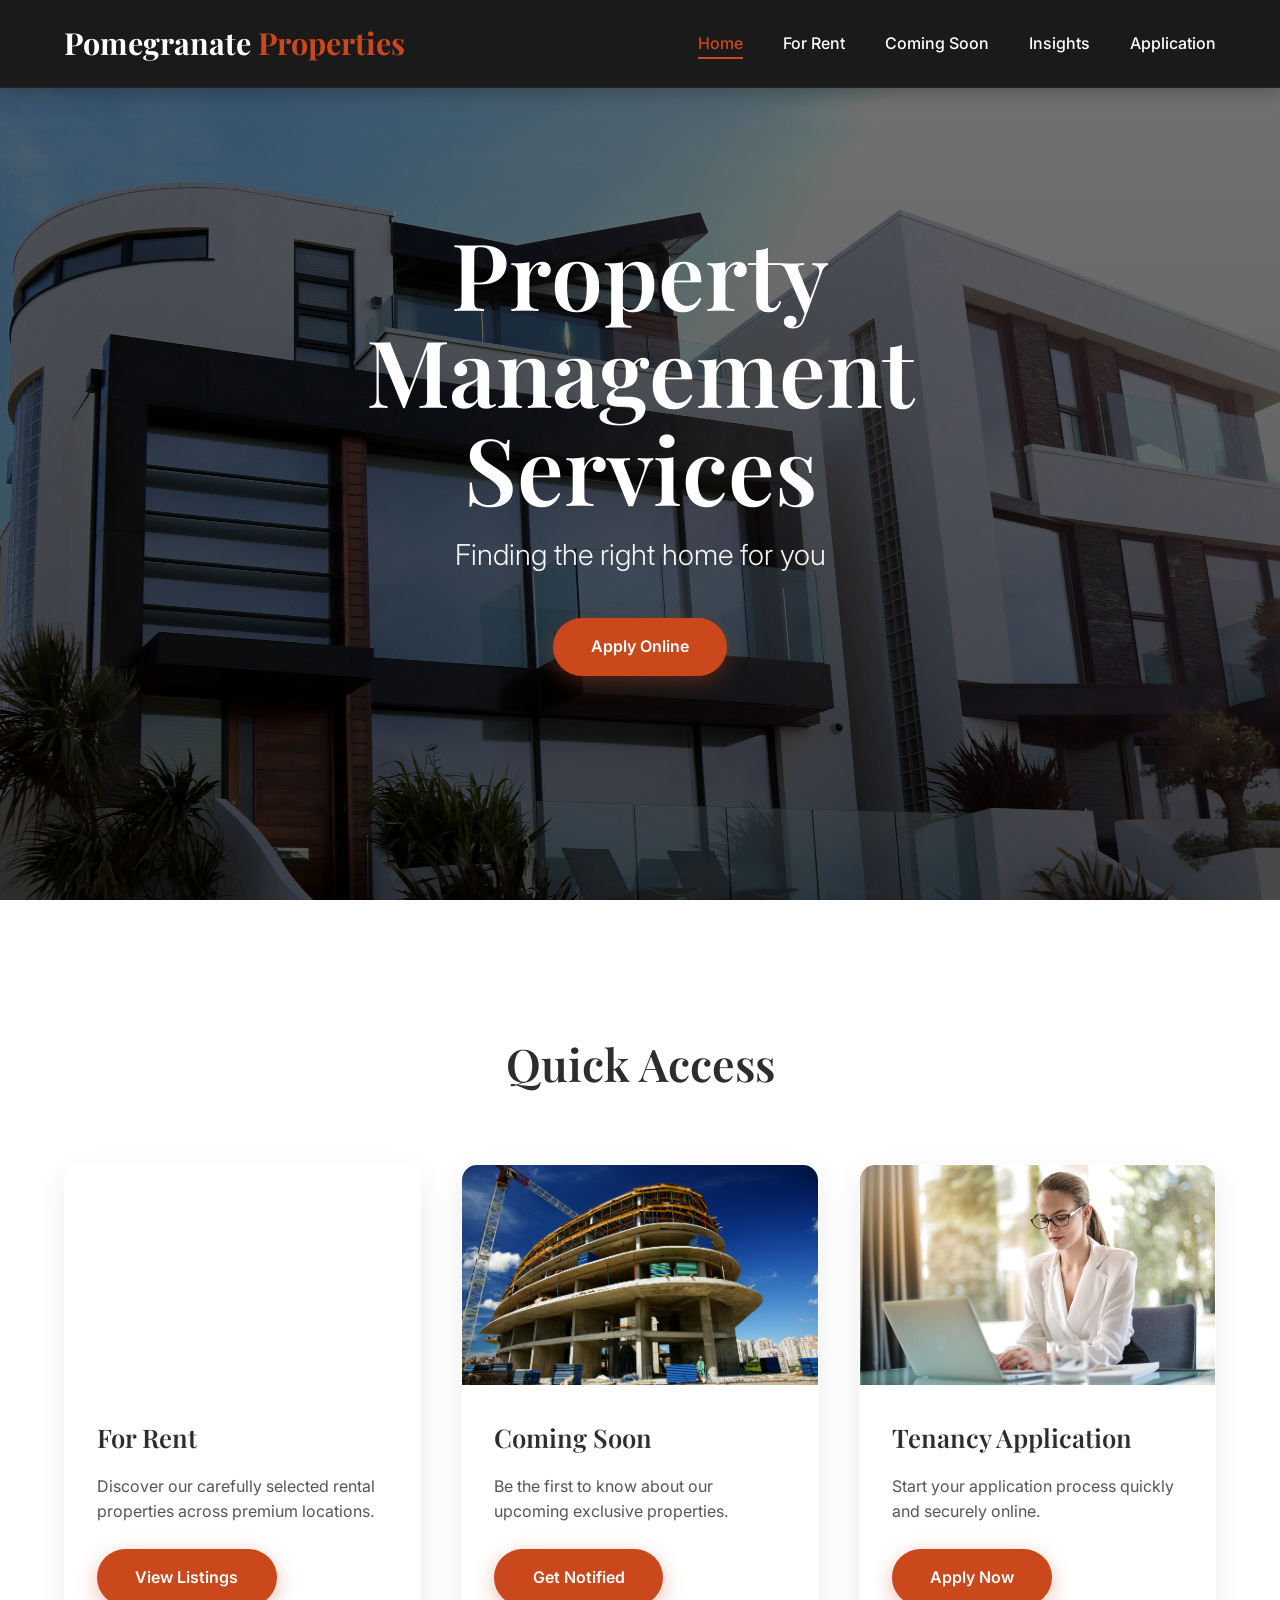
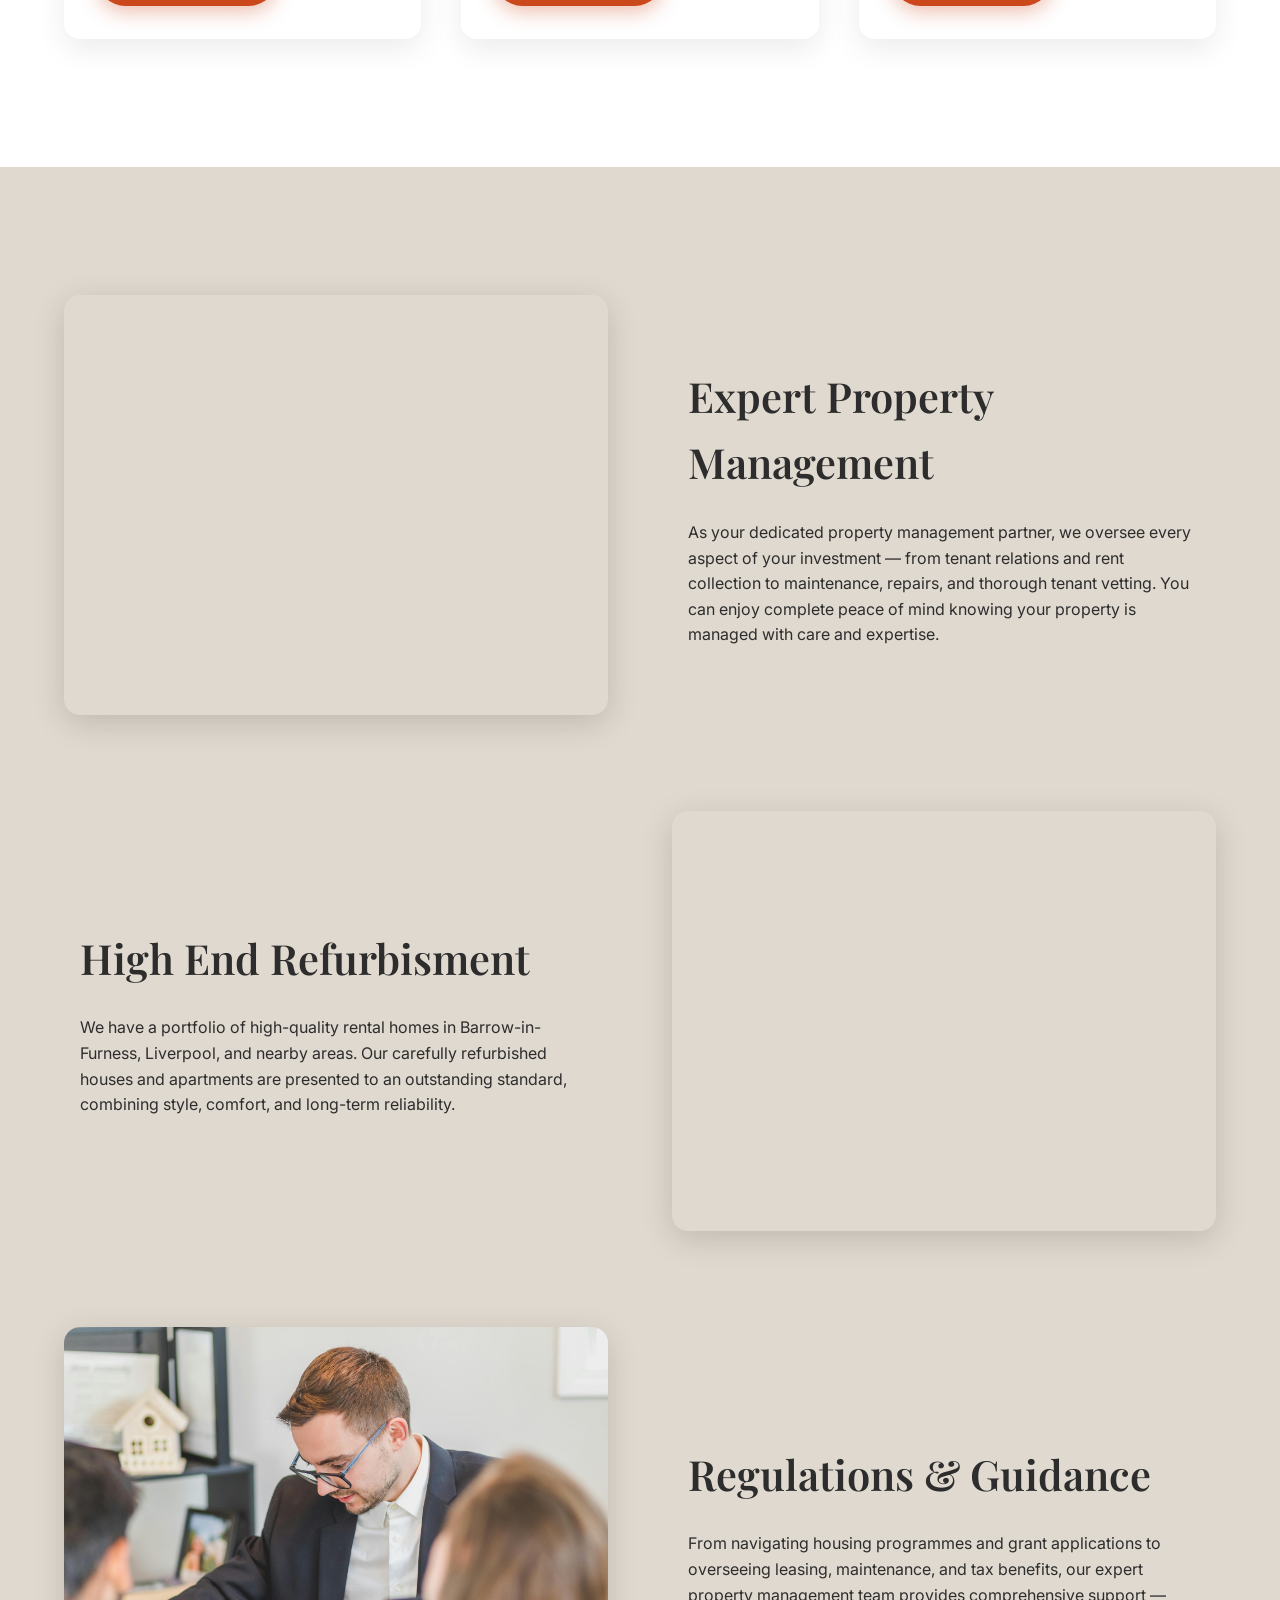
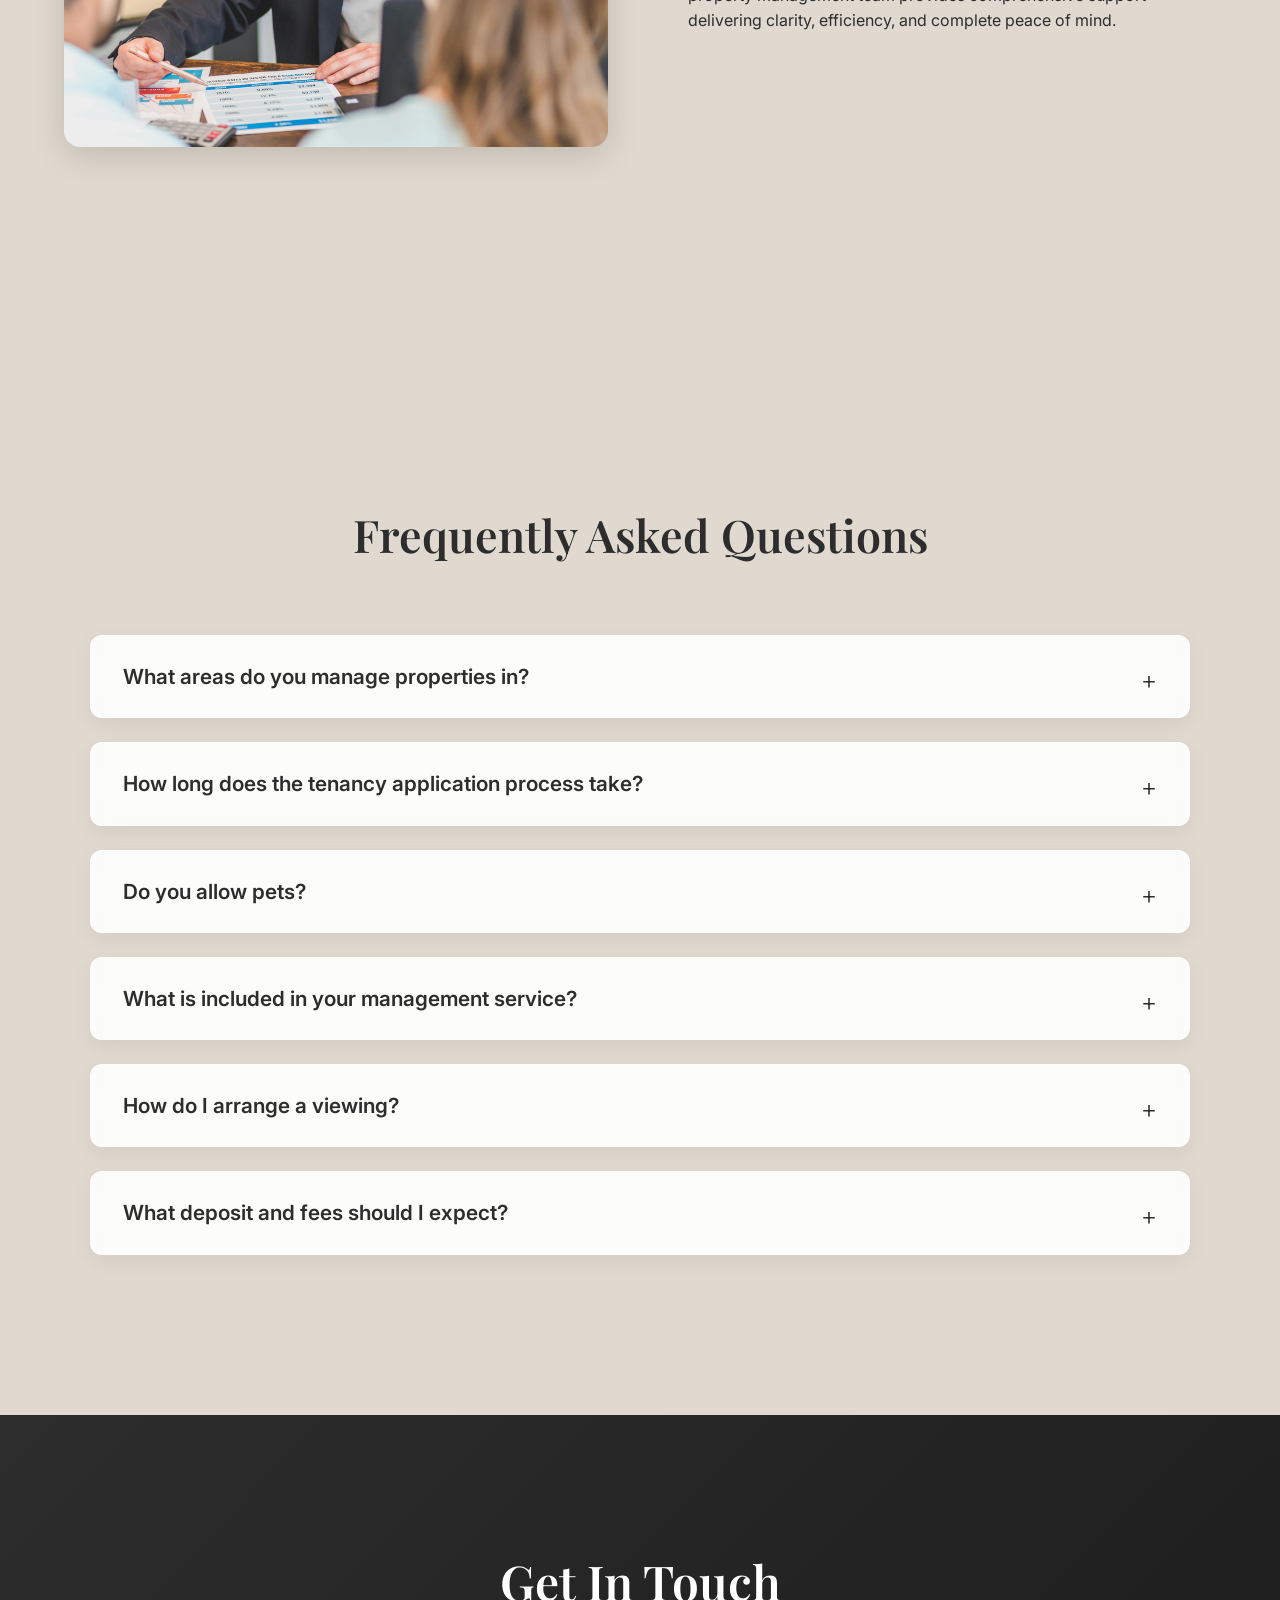
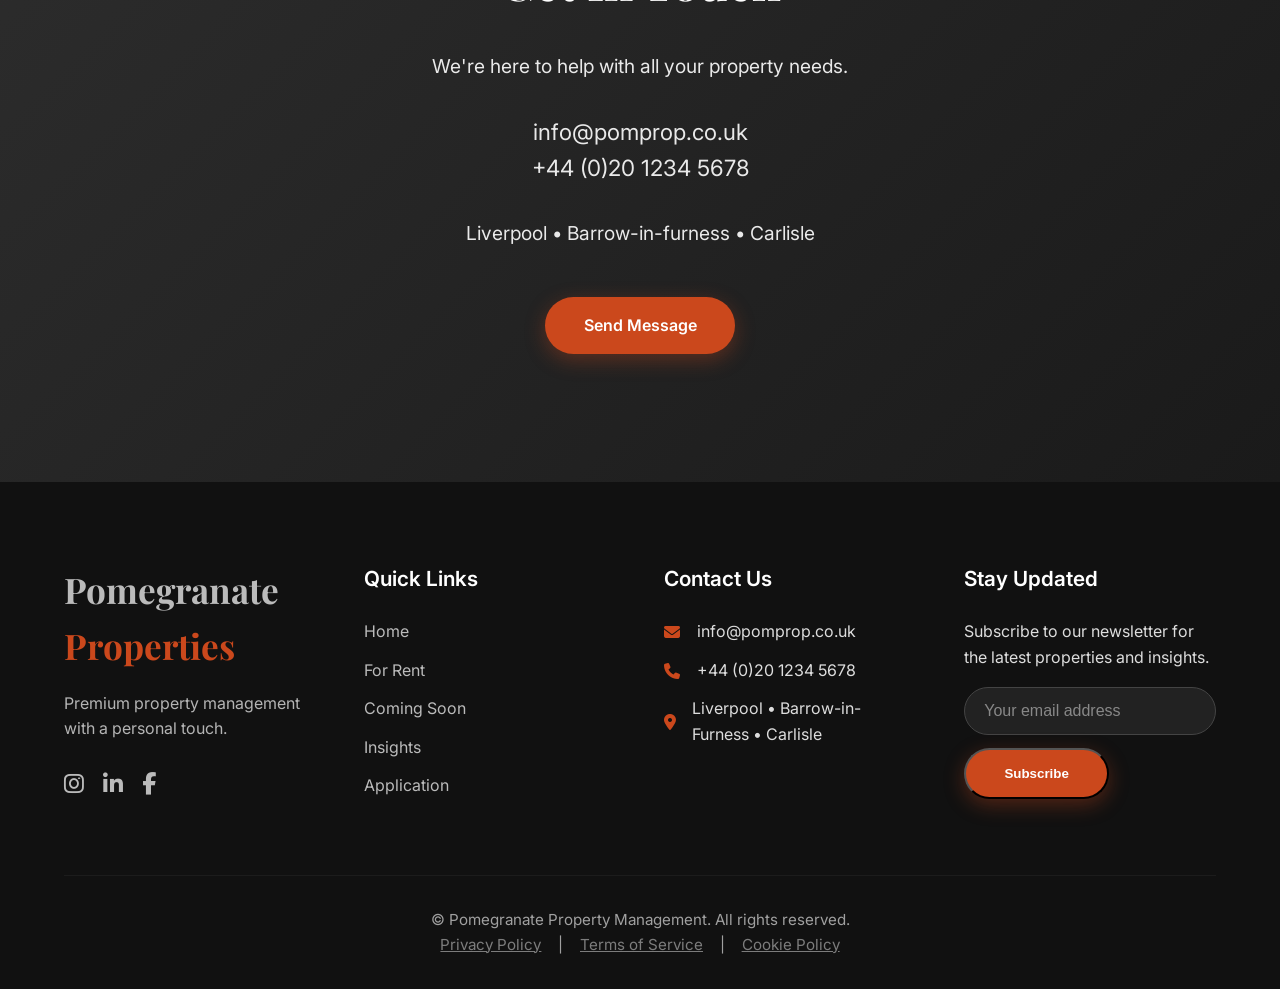
<file: index.html>
<!DOCTYPE html>
<html lang="en">
<head>
  <meta charset="UTF-8" />
  <meta name="viewport" content="width=device-width, initial-scale=1.0"/>
  <title>Pomegranate Property Management</title>
  
  <link rel="preconnect" href="https://fonts.googleapis.com">
  <link rel="preconnect" href="https://fonts.gstatic.com" crossorigin>
  <link href="https://fonts.googleapis.com/css2?family=Playfair+Display:wght@400;500;600;700&family=Inter:wght@300;400;500;600&display=swap" rel="stylesheet">
  
  <link rel="stylesheet" href="styles.css">
</head>
<body>

  <!-- Navbar -->
  <nav class="navbar">
    <div class="nav-container">
      <a href="#" class="logo">Pomegranate <span>Properties</span></a>
      
      <ul class="nav-links">
        <li><a href="#" class="active">Home</a></li>
        <li><a href="for-rent.html">For Rent</a></li>
        <li><a href="coming-soon.html">Coming Soon</a></li>
        <li><a href="insights.html">Insights</a></li>
        <li><a href="application.html">Application</a></li>
      </ul>

      <div class="hamburger">
        <span></span>
        <span></span>
        <span></span>
      </div>
    </div>
  </nav>

  <!-- Hero -->
  <section class="hero">
    <div class="hero-content">
      <h1>Property Management Services</h1>
      <p>Finding the right home for you</p>
      <a href="application.html" class="btn">Apply Online</a>
    </div>
  </section>

  <!-- Quick Access Cards -->
  <section class="services">
    <h2 class="section-title">Quick Access</h2>
    <div class="cards-grid">
      <div class="card">
        <div class="card-img" style="background-image: url('https://images.unsplash.com/photo-1600585154340-be6161a56a0c?auto=format&fit=crop&q=80&w=2070');"></div>
        <div class="card-content">
          <h3>For Rent</h3>
          <p>Discover our carefully selected rental properties across premium locations.</p>
          <a href="for-rent.html" class="btn">View Listings</a>
        </div>
      </div>

      <div class="card">
        <div class="card-img" style="background-image: url('images/pexels-enginakyurt-1463917.jpg');"></div>
        <div class="card-content">
          <h3>Coming Soon</h3>
          <p>Be the first to know about our upcoming exclusive properties.</p>
          <a href="coming-soon.html" class="btn">Get Notified</a>
        </div>
      </div>

      <div class="card">
        <div class="card-img" style="background-image: url('images/pexels-olly-3756681.jpg');"></div>
        <div class="card-content">
          <h3>Tenancy Application</h3>
          <p>Start your application process quickly and securely online.</p>
          <a href="application.html" class="btn">Apply Now</a>
        </div>
      </div>
    </div>
  </section>

  <!-- Zigzag Section -->
  <section class="zigzag">
    <div class="zigzag-item">
      <div class="zigzag-img" style="background-image: url('https://images.unsplash.com/photo-1600607687920-4e2a09cf159d?auto=format&fit=crop&q=80&w=2070');"></div>
      <div class="zigzag-content">
        <h2>Expert Property Management</h2>
        <p>As your dedicated property management partner, we oversee every aspect of your investment — from tenant relations and rent collection to maintenance, repairs, and thorough tenant vetting. You can enjoy complete peace of mind knowing your property is managed with care and expertise. </p>
      </div>
    </div>

    <div class="zigzag-item reverse">
      <div class="zigzag-img" style="background-image: url('https://images.unsplash.com/photo-1560448204-e02f11c3d0e2?auto=format&fit=crop&q=80&w=2070');"></div>
      <div class="zigzag-content">
        <h2>High End Refurbisment</h2>
        <p>We have a portfolio of high-quality rental homes in Barrow-in-Furness, Liverpool, and nearby areas. Our carefully refurbished houses and apartments are presented to an outstanding standard, combining style, comfort, and long-term reliability.</p>
      </div>
    </div>

    <div class="zigzag-item">
      <div class="zigzag-img" style="background-image: url('images/pexels-rdne-8293744.jpg');"></div>
      <div class="zigzag-content">
        <h2>Regulations & Guidance</h2>
        <p>From navigating housing programmes and grant applications to overseeing leasing, maintenance, and tax benefits, our expert property management team provides comprehensive support — delivering clarity, efficiency, and complete peace of mind.</p>
      </div>
    </div>
  </section>

  <!-- FAQ Section -->
<section class="faq-section">
  <div class="faq-container">
    <h2 class="section-title">Frequently Asked Questions</h2>
    
    <div class="faq-grid">
      <details class="faq-item">
        <summary>What areas do you manage properties in?</summary>
        <div class="faq-answer">
          <p>We specialise in Liverpool, Barrow-in-Furness, and Carlisle, with a focus on premium residential rentals in these key North West and Cumbria locations.</p>
        </div>
      </details>

      <details class="faq-item">
        <summary>How long does the tenancy application process take?</summary>
        <div class="faq-answer">
          <p>Once we receive a complete application, we aim to provide a decision within 2–5 working days, depending on reference checks and landlord approval. You can track progress via our online portal.</p>
        </div>
      </details>

      <details class="faq-item">
        <summary>Do you allow pets?</summary>
        <div class="faq-answer">
          <p>Many of our properties are pet-friendly, but it depends on the individual landlord. Please indicate your pet requirements in the application form and we will match you with suitable homes.</p>
        </div>
      </details>

      <details class="faq-item">
        <summary>What is included in your management service?</summary>
        <div class="faq-answer">
          <p>Our full management package includes tenant finding & vetting, rent collection, maintenance coordination, regular inspections, compliance checks, and 24/7 emergency response — all handled with transparency and care.</p>
        </div>
      </details>

      <details class="faq-item">
        <summary>How do I arrange a viewing?</summary>
        <div class="faq-answer">
          <p>Click "Arrange Viewing" on any property listing or contact us directly. We offer weekday, evening, and weekend viewings where possible to suit your schedule.</p>
        </div>
      </details>

      <details class="faq-item">
        <summary>What deposit and fees should I expect?</summary>
        <div class="faq-answer">
          <p>Deposits are typically 5 weeks' rent. There are no hidden tenant fees under current UK regulations. All costs are clearly explained before you sign any agreement.</p>
        </div>
      </details>
    </div>
  </div>
</section>

  <!-- Get in Touch -->
  <section class="contact">
    <h2>Get In Touch</h2>
    <div class="contact-info">
      <p>We're here to help with all your property needs.</p>
      <p class="contact-details">info@pomprop.co.uk<br>+44 (0)20 1234 5678</p>
      <p class="contact-locations">Liverpool • Barrow-in-furness • Carlisle</p>
    </div>
    <a href="#" class="btn btn-sage">Send Message</a>
  </section>

    <!-- Footer -->
  <footer class="footer">
    <div class="footer-container">
      <div class="footer-column logo-column">
        <a href="#" class="footer-logo">Pomegranate <span>Properties</span></a>
        <p class="footer-tagline">Premium property management with a personal touch.</p>
        <div class="social-icons">
          <a href="#" aria-label="Instagram"><i class="fab fa-instagram"></i></a>
          <a href="#" aria-label="LinkedIn"><i class="fab fa-linkedin-in"></i></a>
          <a href="#" aria-label="Facebook"><i class="fab fa-facebook-f"></i></a>
        </div>
      </div>

      <div class="footer-column">
        <h4>Quick Links</h4>
        <ul>
          <li><a href="#">Home</a></li>
          <li><a href="for-rent.html">For Rent</a></li>
          <li><a href="coming-soon.html">Coming Soon</a></li>
          <li><a href="insights.html">Insights</a></li>
          <li><a href="application.html">Application</a></li>
        </ul>
      </div>

      <div class="footer-column">
        <h4>Contact Us</h4>
        <ul class="contact-list">
          <li><i class="fas fa-envelope"></i>info@pomprop.co.uk</li>
          <li><i class="fas fa-phone"></i> +44 (0)20 1234 5678</li>
          <li><i class="fas fa-map-marker-alt"></i> Liverpool • Barrow-in-Furness • Carlisle</li>
        </ul>
      </div>

      <div class="footer-column newsletter-column">
        <h4>Stay Updated</h4>
        <p>Subscribe to our newsletter for the latest properties and insights.</p>
        <form class="newsletter-form">
          <input type="email" placeholder="Your email address" required>
          <button type="submit" class="btn btn-small">Subscribe</button>
        </form>
      </div>
    </div>

    <div class="footer-bottom">
      <p>&copy; <span id="year"></span> Pomegranate Property Management. All rights reserved.</p>
      <div class="legal-links">
        <a href="#">Privacy Policy</a> | <a href="#">Terms of Service</a> | <a href="#">Cookie Policy</a>
      </div>
    </div>
  </footer>

    <link rel="stylesheet" href="https://cdnjs.cloudflare.com/ajax/libs/font-awesome/6.5.0/css/all.min.css">

  

  <script>
    const hamburger = document.querySelector('.hamburger');
    const navLinks = document.querySelector('.nav-links');

    hamburger.addEventListener('click', () => {
      navLinks.classList.toggle('active');
      
      if (navLinks.classList.contains('active')) {
        hamburger.innerHTML = 
          '<span style="transform: rotate(45deg) translate(5px, 5px);"></span>' +
          '<span style="opacity: 0;"></span>' +
          '<span style="transform: rotate(-45deg) translate(7px, -6px);"></span>';
      } else {
        hamburger.innerHTML = '<span></span><span></span><span></span>';
      }
    });

    // Close mobile menu when clicking a link
    document.querySelectorAll('.nav-links a').forEach(link => {
      link.addEventListener('click', () => {
        navLinks.classList.remove('active');
        hamburger.innerHTML = '<span></span><span></span><span></span>';
      });
    });
  </script>
</body>

</html>
</file>
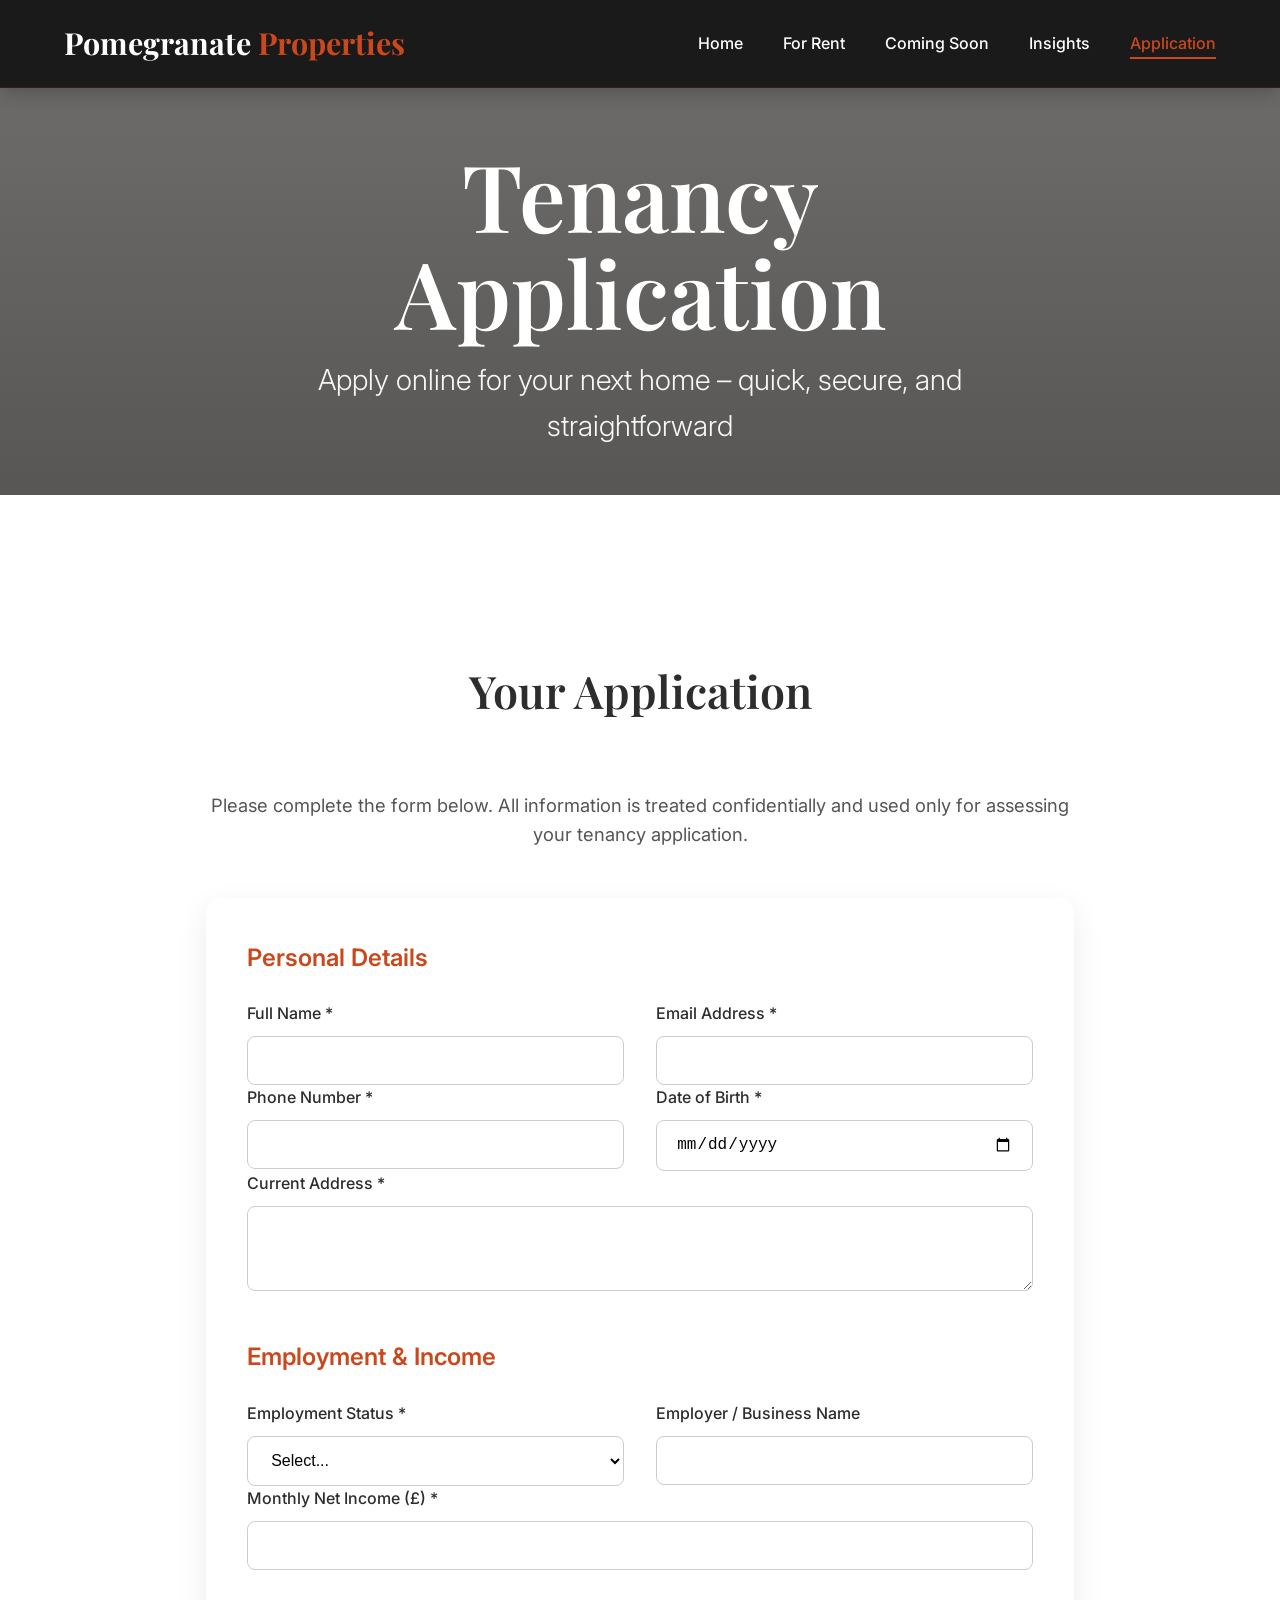
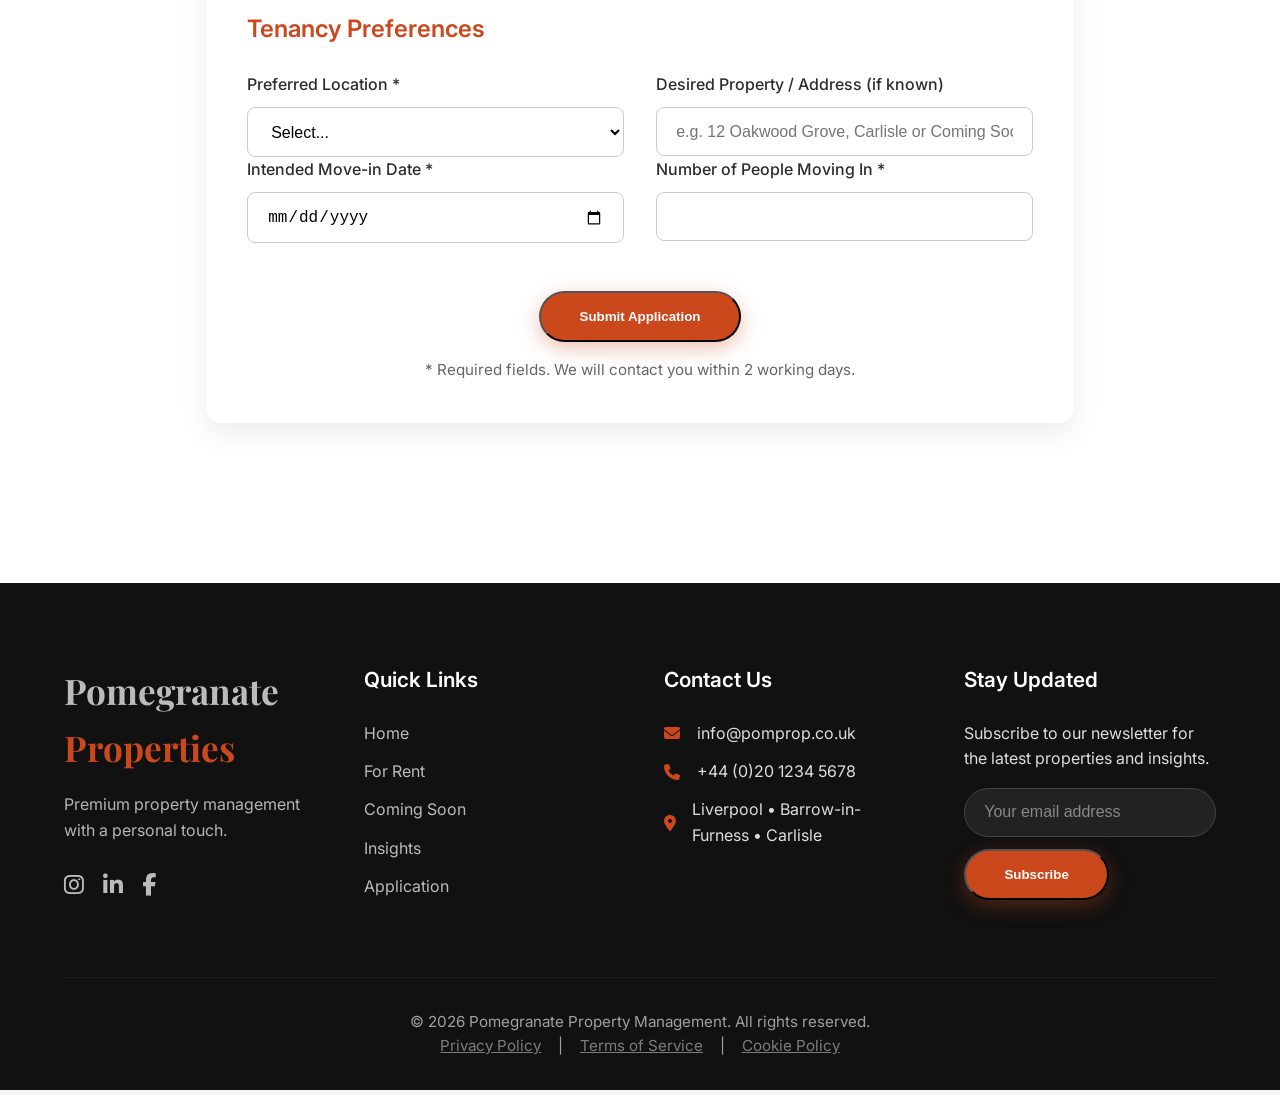
<file: application.html>
<!DOCTYPE html>
<html lang="en">
<head>
  <meta charset="UTF-8" />
  <meta name="viewport" content="width=device-width, initial-scale=1.0"/>
  <title>Tenancy Application – Pomegranate Property Management</title>

  <link rel="preconnect" href="https://fonts.googleapis.com">
  <link rel="preconnect" href="https://fonts.gstatic.com" crossorigin>
  <link href="https://fonts.googleapis.com/css2?family=Playfair+Display:wght@400;500;600;700&family=Inter:wght@300;400;500;600&display=swap" rel="stylesheet">

  <link rel="stylesheet" href="https://cdnjs.cloudflare.com/ajax/libs/font-awesome/6.5.0/css/all.min.css">
  <link rel="stylesheet" href="styles.css">
</head>
<body>

  <!-- Navbar -->
  <nav class="navbar">
    <div class="nav-container">
      <a href="index.html" class="logo">Pomegranate <span>Properties</span></a>

      <ul class="nav-links">
        <li><a href="index.html">Home</a></li>
        <li><a href="for-rent.html">For Rent</a></li>
        <li><a href="coming-soon.html">Coming Soon</a></li>
        <li><a href="insights.html">Insights</a></li>
        <li><a href="application.html" class="active">Application</a></li>
      </ul>

      <div class="hamburger">
        <span></span>
        <span></span>
        <span></span>
      </div>
    </div>
  </nav>

  <!-- Hero -->
  <section class="hero hero-subpage">
    <div class="hero-content">
      <h1>Tenancy Application</h1>
      <p>Apply online for your next home – quick, secure, and straightforward</p>
    </div>
  </section>

  <!-- Application Form -->
  <section class="services">
    <div class="form-container">
      <h2 class="section-title">Your Application</h2>
      <p class="form-intro">Please complete the form below. All information is treated confidentially and used only for assessing your tenancy application.</p>

      <form id="tenancy-form" class="application-form" action="#" method="POST">

        <!-- Personal Details -->
        <fieldset>
          <legend>Personal Details</legend>
          <div class="form-row">
            <div class="form-group">
              <label for="full-name">Full Name *</label>
              <input type="text" id="full-name" name="full-name" required>
            </div>
            <div class="form-group">
              <label for="email">Email Address *</label>
              <input type="email" id="email" name="email" required>
            </div>
          </div>

          <div class="form-row">
            <div class="form-group">
              <label for="phone">Phone Number *</label>
              <input type="tel" id="phone" name="phone" required>
            </div>
            <div class="form-group">
              <label for="dob">Date of Birth *</label>
              <input type="date" id="dob" name="dob" required>
            </div>
          </div>

          <div class="form-group full-width">
            <label for="current-address">Current Address *</label>
            <textarea id="current-address" name="current-address" rows="3" required></textarea>
          </div>
        </fieldset>

        <!-- Employment / Income -->
        <fieldset>
          <legend>Employment & Income</legend>
          <div class="form-row">
            <div class="form-group">
              <label for="employment-status">Employment Status *</label>
              <select id="employment-status" name="employment-status" required>
                <option value="">Select...</option>
                <option value="employed">Employed (Full-time)</option>
                <option value="employed-part">Employed (Part-time)</option>
                <option value="self-employed">Self-Employed</option>
                <option value="retired">Retired</option>
                <option value="unemployed">Unemployed</option>
                <option value="student">Student</option>
                <option value="other">Other</option>
              </select>
            </div>
            <div class="form-group">
              <label for="employer">Employer / Business Name</label>
              <input type="text" id="employer" name="employer">
            </div>
          </div>

          <div class="form-group">
            <label for="monthly-income">Monthly Net Income (£) *</label>
            <input type="number" id="monthly-income" name="monthly-income" min="0" required>
          </div>
        </fieldset>

        <fieldset>
  <legend>Tenancy Preferences</legend>

  <div class="form-row">
    <div class="form-group">
      <label for="preferred-location">Preferred Location *</label>
      <select id="preferred-location" name="preferred-location" required>
        <option value="">Select...</option>
        <option value="liverpool">Liverpool</option>
        <option value="barrow">Barrow-in-Furness</option>
        <option value="carlisle">Carlisle</option>
        <option value="any">Any of the above</option>
      </select>
    </div>

    <div class="form-group">
      <label for="desired-address">Desired Property / Address (if known)</label>
      <input type="text" id="desired-address" name="desired-address" 
             placeholder="e.g. 12 Oakwood Grove, Carlisle or Coming Soon listing #3">
    </div>
  </div>

  <div class="form-row">
    <div class="form-group">
      <label for="move-in-date">Intended Move-in Date *</label>
      <input type="date" id="move-in-date" name="move-in-date" required>
    </div>

    <div class="form-group">
      <label for="tenants">Number of People Moving In *</label>
      <input type="number" id="tenants" name="tenants" min="1" max="10" required>
    </div>
  </div>
</fieldset>
       

        <!-- Submit -->
        <div class="form-submit">
          <button type="submit" class="btn">Submit Application</button>
          <p class="form-note">* Required fields. We will contact you within 2 working days.</p>
        </div>
      </form>
    </div>
  </section>

  <!-- Footer -->
  <footer class="footer">
    <div class="footer-container">
      <div class="footer-column logo-column">
        <a href="index.html" class="footer-logo">Pomegranate <span>Properties</span></a>
        <p class="footer-tagline">Premium property management with a personal touch.</p>
        <div class="social-icons">
          <a href="#" aria-label="Instagram"><i class="fab fa-instagram"></i></a>
          <a href="#" aria-label="LinkedIn"><i class="fab fa-linkedin-in"></i></a>
          <a href="#" aria-label="Facebook"><i class="fab fa-facebook-f"></i></a>
        </div>
      </div>

      <div class="footer-column">
        <h4>Quick Links</h4>
        <ul>
          <li><a href="index.html">Home</a></li>
          <li><a href="for-rent.html">For Rent</a></li>
          <li><a href="coming-soon.html">Coming Soon</a></li>
          <li><a href="#">Insights</a></li>
          <li><a href="tenancy-application.html">Application</a></li>
        </ul>
      </div>

      <div class="footer-column">
        <h4>Contact Us</h4>
        <ul class="contact-list">
          <li><i class="fas fa-envelope"></i> info@pomprop.co.uk</li>
          <li><i class="fas fa-phone"></i> +44 (0)20 1234 5678</li>
          <li><i class="fas fa-map-marker-alt"></i> Liverpool • Barrow-in-Furness • Carlisle</li>
        </ul>
      </div>

      <div class="footer-column newsletter-column">
        <h4>Stay Updated</h4>
        <p>Subscribe to our newsletter for the latest properties and insights.</p>
        <form class="newsletter-form">
          <input type="email" placeholder="Your email address" required>
          <button type="submit" class="btn btn-small">Subscribe</button>
        </form>
      </div>
    </div>

    <div class="footer-bottom">
      <p>© <span id="year"></span> Pomegranate Property Management. All rights reserved.</p>
      <div class="legal-links">
        <a href="#">Privacy Policy</a> | <a href="#">Terms of Service</a> | <a href="#">Cookie Policy</a>
      </div>
    </div>
  </footer>

  <script>
    // Hamburger menu (same as other pages)
    const hamburger = document.querySelector('.hamburger');
    const navLinks = document.querySelector('.nav-links');

    hamburger.addEventListener('click', () => {
      navLinks.classList.toggle('active');
      
      if (navLinks.classList.contains('active')) {
        hamburger.innerHTML = 
          '<span style="transform: rotate(45deg) translate(5px, 5px);"></span>' +
          '<span style="opacity: 0;"></span>' +
          '<span style="transform: rotate(-45deg) translate(7px, -6px);"></span>';
      } else {
        hamburger.innerHTML = '<span></span><span></span><span></span>';
      }
    });

    document.querySelectorAll('.nav-links a').forEach(link => {
      link.addEventListener('click', () => {
        navLinks.classList.remove('active');
        hamburger.innerHTML = '<span></span><span></span><span></span>';
      });
    });

    // Copyright year
    document.getElementById('year').textContent = new Date().getFullYear();

    // Basic form submission feedback (placeholder)
    document.getElementById('tenancy-form').addEventListener('submit', function(e) {
      e.preventDefault();
      alert('Thank you! Your application has been submitted. We will contact you soon.');
      this.reset();
    });
  </script>
</body>
</html>
</file>
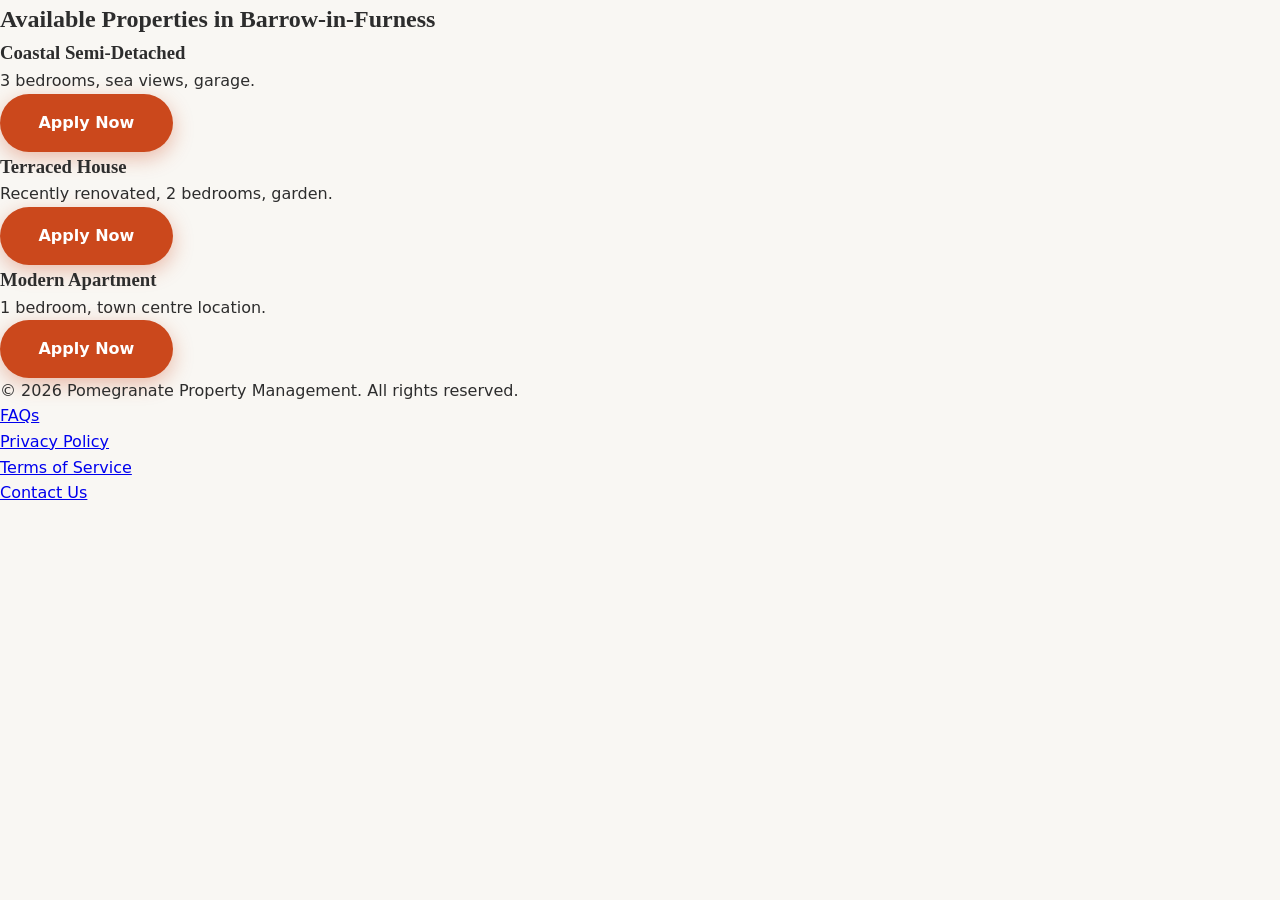
<file: barrow.html>
<!DOCTYPE html>
<html lang="en">
<head>
    <meta charset="UTF-8">
    <meta name="viewport" content="width=device-width, initial-scale=1.0">
    <title>Barrow-in-Furness Properties - Pomegranate Property Management</title>
    <link rel="stylesheet" href="styles.css">
</head>
<body>
    <header class="sticky-nav">
        <!-- same navbar as above -->
    </header>

    <main>
        <section class="property-list">
            <div class="container">
                <h2>Available Properties in Barrow-in-Furness</h2>
                <div class="property-card">
                    <div class="property-img-placeholder"></div>
                    <h3>Coastal Semi-Detached</h3>
                    <p>3 bedrooms, sea views, garage.</p>
                    <a href="application.html" class="btn">Apply Now</a>
                </div>
                <div class="property-card">
                    <div class="property-img-placeholder"></div>
                    <h3>Terraced House</h3>
                    <p>Recently renovated, 2 bedrooms, garden.</p>
                    <a href="application.html" class="btn">Apply Now</a>
                </div>
                <div class="property-card">
                    <div class="property-img-placeholder"></div>
                    <h3>Modern Apartment</h3>
                    <p>1 bedroom, town centre location.</p>
                    <a href="application.html" class="btn">Apply Now</a>
                </div>
            </div>
        </section>
    </main>

        <footer>
        <div class="container">
            <p>© 2026 Pomegranate Property Management. All rights reserved.</p>
            <ul>
                <li><a href="#">FAQs</a></li>
                <li><a href="#">Privacy Policy</a></li>
                <li><a href="#">Terms of Service</a></li>
                <li><a href="#">Contact Us</a></li>
            </ul>
        </div>
    </footer>

    <script>
        document.querySelector('.hamburger').addEventListener('click', () => {
            document.querySelector('.nav-links').classList.toggle('active');
        });
    </script>


</body>
</html>
</file>
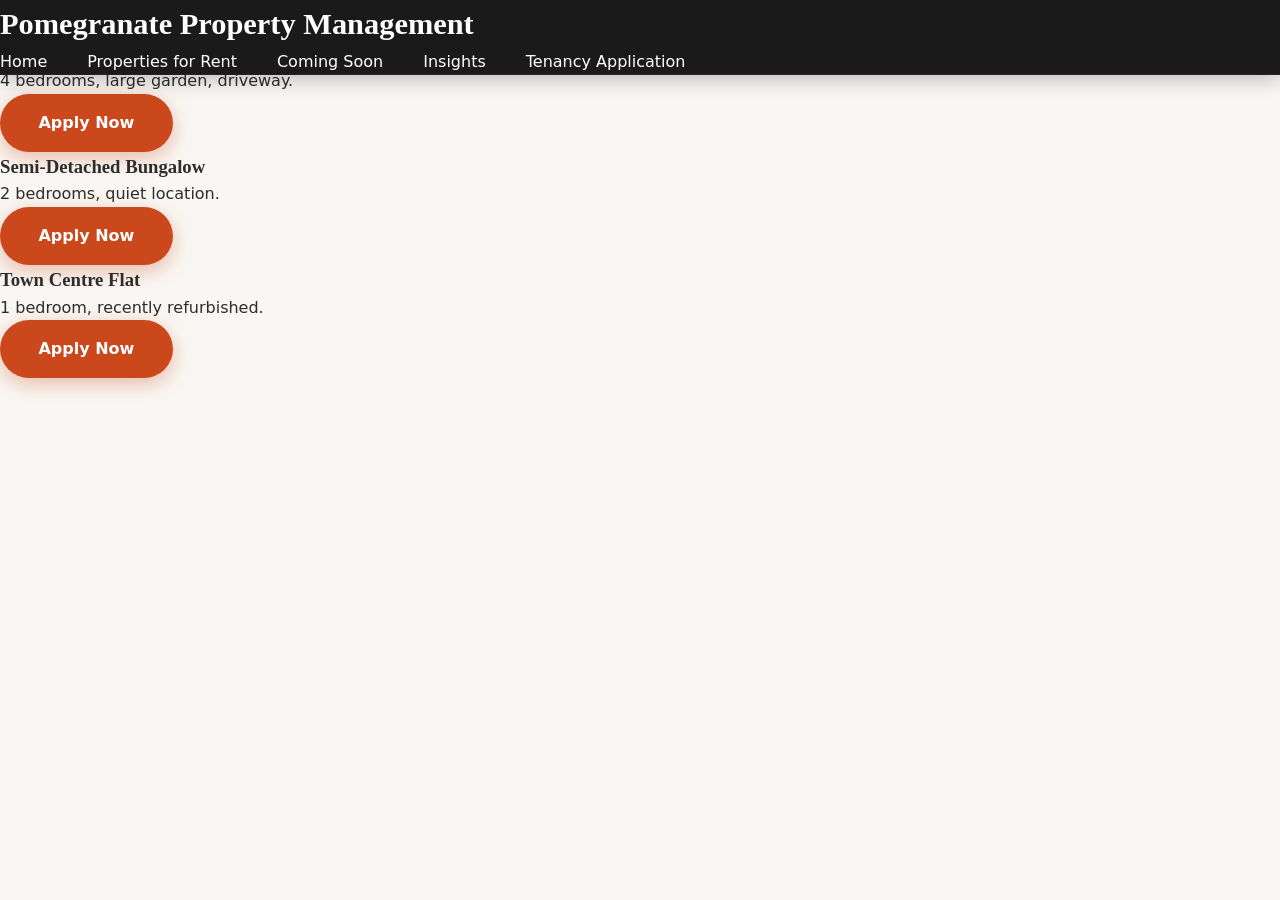
<file: carlisle.html>
<!DOCTYPE html>
<html lang="en">
<head>
    <meta charset="UTF-8">
    <meta name="viewport" content="width=device-width, initial-scale=1.0">
    <title>Carlisle / Workington Properties - Pomegranate Property Management</title>
    <link rel="stylesheet" href="styles.css">
</head>
<body>

        <header class="sticky-nav">
        <nav class="navbar">
            <div class="logo">Pomegranate Property Management</div>
            <ul class="nav-links">
                <li><a href="index.html">Home</a></li>
                <li><a href="for-rent.html">Properties for Rent</a></li>
                <li><a href="coming-soon.html">Coming Soon</a></li>
                <li><a href="insights.html">Insights</a></li>
                <li><a href="application.html">Tenancy Application</a></li>
            </ul>
            <div class="hamburger">
                <span></span>
                <span></span>
                <span></span>
            </div>
        </nav>
    

    <main>
        <section class="property-list">
            <div class="container">
                <h2>Available Properties in Carlisle / Workington</h2>
                <div class="property-card">
                    <div class="property-img-placeholder"></div>
                    <h3>Detached Family Home</h3>
                    <p>4 bedrooms, large garden, driveway.</p>
                    <a href="application.html" class="btn">Apply Now</a>
                </div>
                <div class="property-card">
                    <div class="property-img-placeholder"></div>
                    <h3>Semi-Detached Bungalow</h3>
                    <p>2 bedrooms, quiet location.</p>
                    <a href="application.html" class="btn">Apply Now</a>
                </div>
                <div class="property-card">
                    <div class="property-img-placeholder"></div>
                    <h3>Town Centre Flat</h3>
                    <p>1 bedroom, recently refurbished.</p>
                    <a href="application.html" class="btn">Apply Now</a>
                </div>
            </div>
        </section>
    </main>

    <!-- footer + script -->
</body>
</html>
</file>
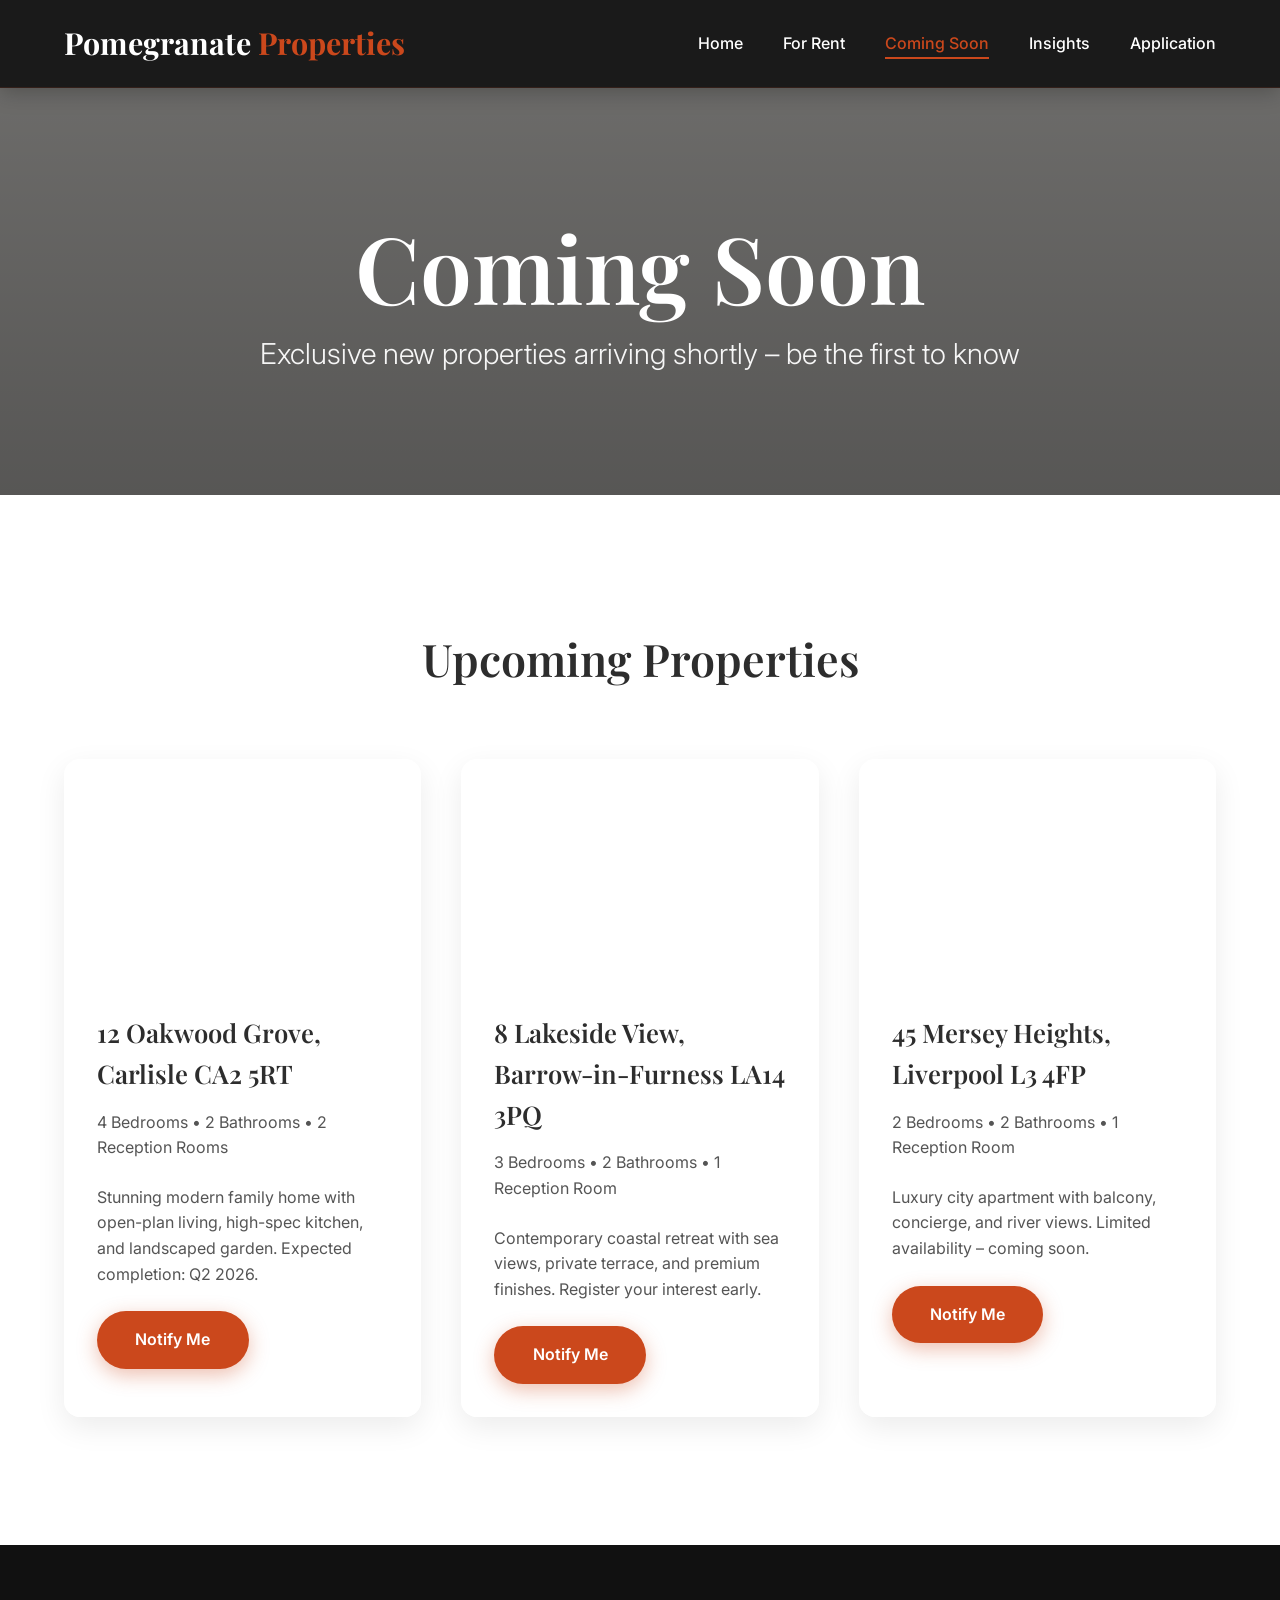
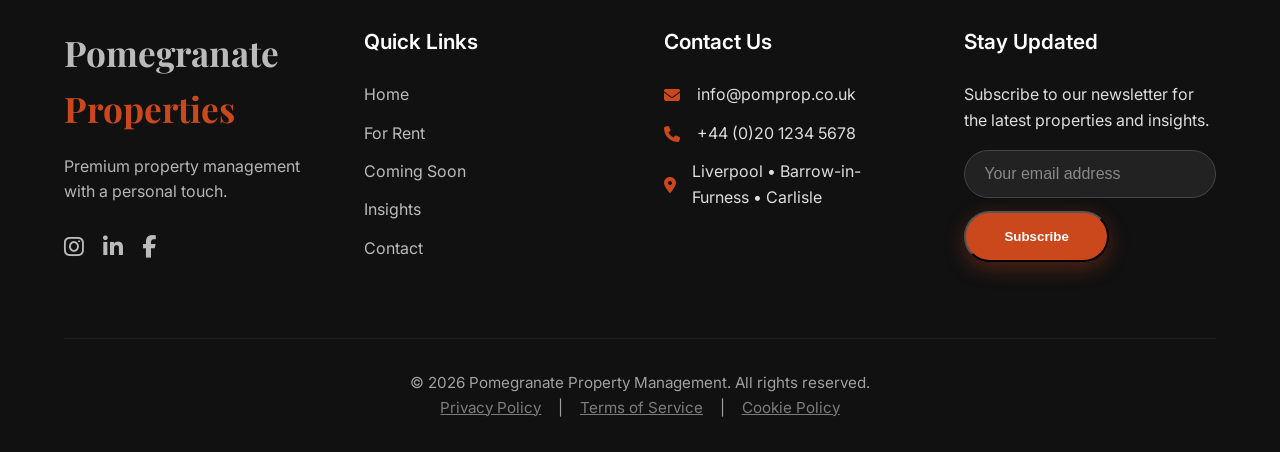
<file: coming-soon.html>
<!DOCTYPE html>
<html lang="en">
<head>
  <meta charset="UTF-8" />
  <meta name="viewport" content="width=device-width, initial-scale=1.0"/>
  <title>Coming Soon – Pomegranate Property Management</title>

  <link rel="preconnect" href="https://fonts.googleapis.com">
  <link rel="preconnect" href="https://fonts.gstatic.com" crossorigin>
  <link href="https://fonts.googleapis.com/css2?family=Playfair+Display:wght@400;500;600;700&family=Inter:wght@300;400;500;600&display=swap" rel="stylesheet">

  <link rel="stylesheet" href="https://cdnjs.cloudflare.com/ajax/libs/font-awesome/6.5.0/css/all.min.css">
  <link rel="stylesheet" href="styles.css">
</head>
<body>

  <!-- Navbar -->
  <nav class="navbar">
    <div class="nav-container">
      <a href="index.html" class="logo">Pomegranate <span>Properties</span></a>

      <ul class="nav-links">
        <li><a href="index.html">Home</a></li>
        <li><a href="for-rent.html">For Rent</a></li>
        <li><a href="coming-soon.html" class="active">Coming Soon</a></li>
        <li><a href="insights.html">Insights</a></li>
        <li><a href="application.html">Application</a></li>
      </ul>

      <div class="hamburger">
        <span></span>
        <span></span>
        <span></span>
      </div>
    </div>
  </nav>

  <!-- Hero – sub-page style -->
  <section class="hero hero-subpage">
    <div class="hero-content">
      <h1>Coming Soon</h1>
      <p>Exclusive new properties arriving shortly – be the first to know</p>
    </div>
  </section>

  <!-- Coming Soon Properties -->
  <section class="services">
    <h2 class="section-title">Upcoming Properties</h2>

    <div class="cards-grid">

      <!-- Property 1 -->
      <div class="card">
        <div class="card-img" style="background-image: url('https://www.hackrea.net/wp-content/uploads/2026/01/organic-modern-home-exterior-sage-green-siding-stone-skirt.jpg');"></div>
        <div class="card-content">
          <h3>12 Oakwood Grove, Carlisle CA2 5RT</h3>
          <p class="property-specs">4 Bedrooms • 2 Bathrooms • 2 Reception Rooms</p>
          <p>Stunning modern family home with open-plan living, high-spec kitchen, and landscaped garden. Expected completion: Q2 2026.</p>
          <a href="#" class="btn">Notify Me</a>
        </div>
      </div>

      <!-- Property 2 -->
      <div class="card">
        <div class="card-img" style="background-image: url('https://hips.hearstapps.com/hmg-prod/images/house-tour-giannetti-los-angeles-exterior-jpg-1644957175.jpg?crop=0.8882618510158014xw:1xh;center,top&resize=1200:*');"></div>
        <div class="card-content">
          <h3>8 Lakeside View, Barrow-in-Furness LA14 3PQ</h3>
          <p class="property-specs">3 Bedrooms • 2 Bathrooms • 1 Reception Room</p>
          <p>Contemporary coastal retreat with sea views, private terrace, and premium finishes. Register your interest early.</p>
          <a href="#" class="btn">Notify Me</a>
        </div>
      </div>

      <!-- Property 3 -->
      <div class="card">
        <div class="card-img" style="background-image: url('https://a0.muscache.com/im/pictures/hosting/Hosting-1442170634039859037/original/af527f03-496d-40df-90b2-4ab49947bccc.jpeg?im_w=720');"></div>
        <div class="card-content">
          <h3>45 Mersey Heights, Liverpool L3 4FP</h3>
          <p class="property-specs">2 Bedrooms • 2 Bathrooms • 1 Reception Room</p>
          <p>Luxury city apartment with balcony, concierge, and river views. Limited availability – coming soon.</p>
          <a href="#" class="btn">Notify Me</a>
        </div>
      </div>

    </div>
  </section>

  <!-- Footer (same as home page) -->
  <footer class="footer">
    <div class="footer-container">
      <div class="footer-column logo-column">
        <a href="index.html" class="footer-logo">Pomegranate <span>Properties</span></a>
        <p class="footer-tagline">Premium property management with a personal touch.</p>
        <div class="social-icons">
          <a href="#" aria-label="Instagram"><i class="fab fa-instagram"></i></a>
          <a href="#" aria-label="LinkedIn"><i class="fab fa-linkedin-in"></i></a>
          <a href="#" aria-label="Facebook"><i class="fab fa-facebook-f"></i></a>
        </div>
      </div>

      <div class="footer-column">
        <h4>Quick Links</h4>
        <ul>
          <li><a href="index.html">Home</a></li>
          <li><a href="for-rent.html">For Rent</a></li>
          <li><a href="coming-soon.html">Coming Soon</a></li>
          <li><a href="#">Insights</a></li>
          <li><a href="#">Contact</a></li>
        </ul>
      </div>

      <div class="footer-column">
        <h4>Contact Us</h4>
        <ul class="contact-list">
          <li><i class="fas fa-envelope"></i> info@pomprop.co.uk</li>
          <li><i class="fas fa-phone"></i> +44 (0)20 1234 5678</li>
          <li><i class="fas fa-map-marker-alt"></i> Liverpool • Barrow-in-Furness • Carlisle</li>
        </ul>
      </div>

      <div class="footer-column newsletter-column">
        <h4>Stay Updated</h4>
        <p>Subscribe to our newsletter for the latest properties and insights.</p>
        <form class="newsletter-form">
          <input type="email" placeholder="Your email address" required>
          <button type="submit" class="btn btn-small">Subscribe</button>
        </form>
      </div>
    </div>

    <div class="footer-bottom">
      <p>© <span id="year"></span> Pomegranate Property Management. All rights reserved.</p>
      <div class="legal-links">
        <a href="#">Privacy Policy</a> | <a href="#">Terms of Service</a> | <a href="#">Cookie Policy</a>
      </div>
    </div>
  </footer>

  <script>
    // Hamburger menu toggle (same as home page)
    const hamburger = document.querySelector('.hamburger');
    const navLinks = document.querySelector('.nav-links');

    hamburger.addEventListener('click', () => {
      navLinks.classList.toggle('active');
      
      if (navLinks.classList.contains('active')) {
        hamburger.innerHTML = 
          '<span style="transform: rotate(45deg) translate(5px, 5px);"></span>' +
          '<span style="opacity: 0;"></span>' +
          '<span style="transform: rotate(-45deg) translate(7px, -6px);"></span>';
      } else {
        hamburger.innerHTML = '<span></span><span></span><span></span>';
      }
    });

    document.querySelectorAll('.nav-links a').forEach(link => {
      link.addEventListener('click', () => {
        navLinks.classList.remove('active');
        hamburger.innerHTML = '<span></span><span></span><span></span>';
      });
    });

    // Copyright year
    document.getElementById('year').textContent = new Date().getFullYear();
  </script>
</body>
</html>
</file>
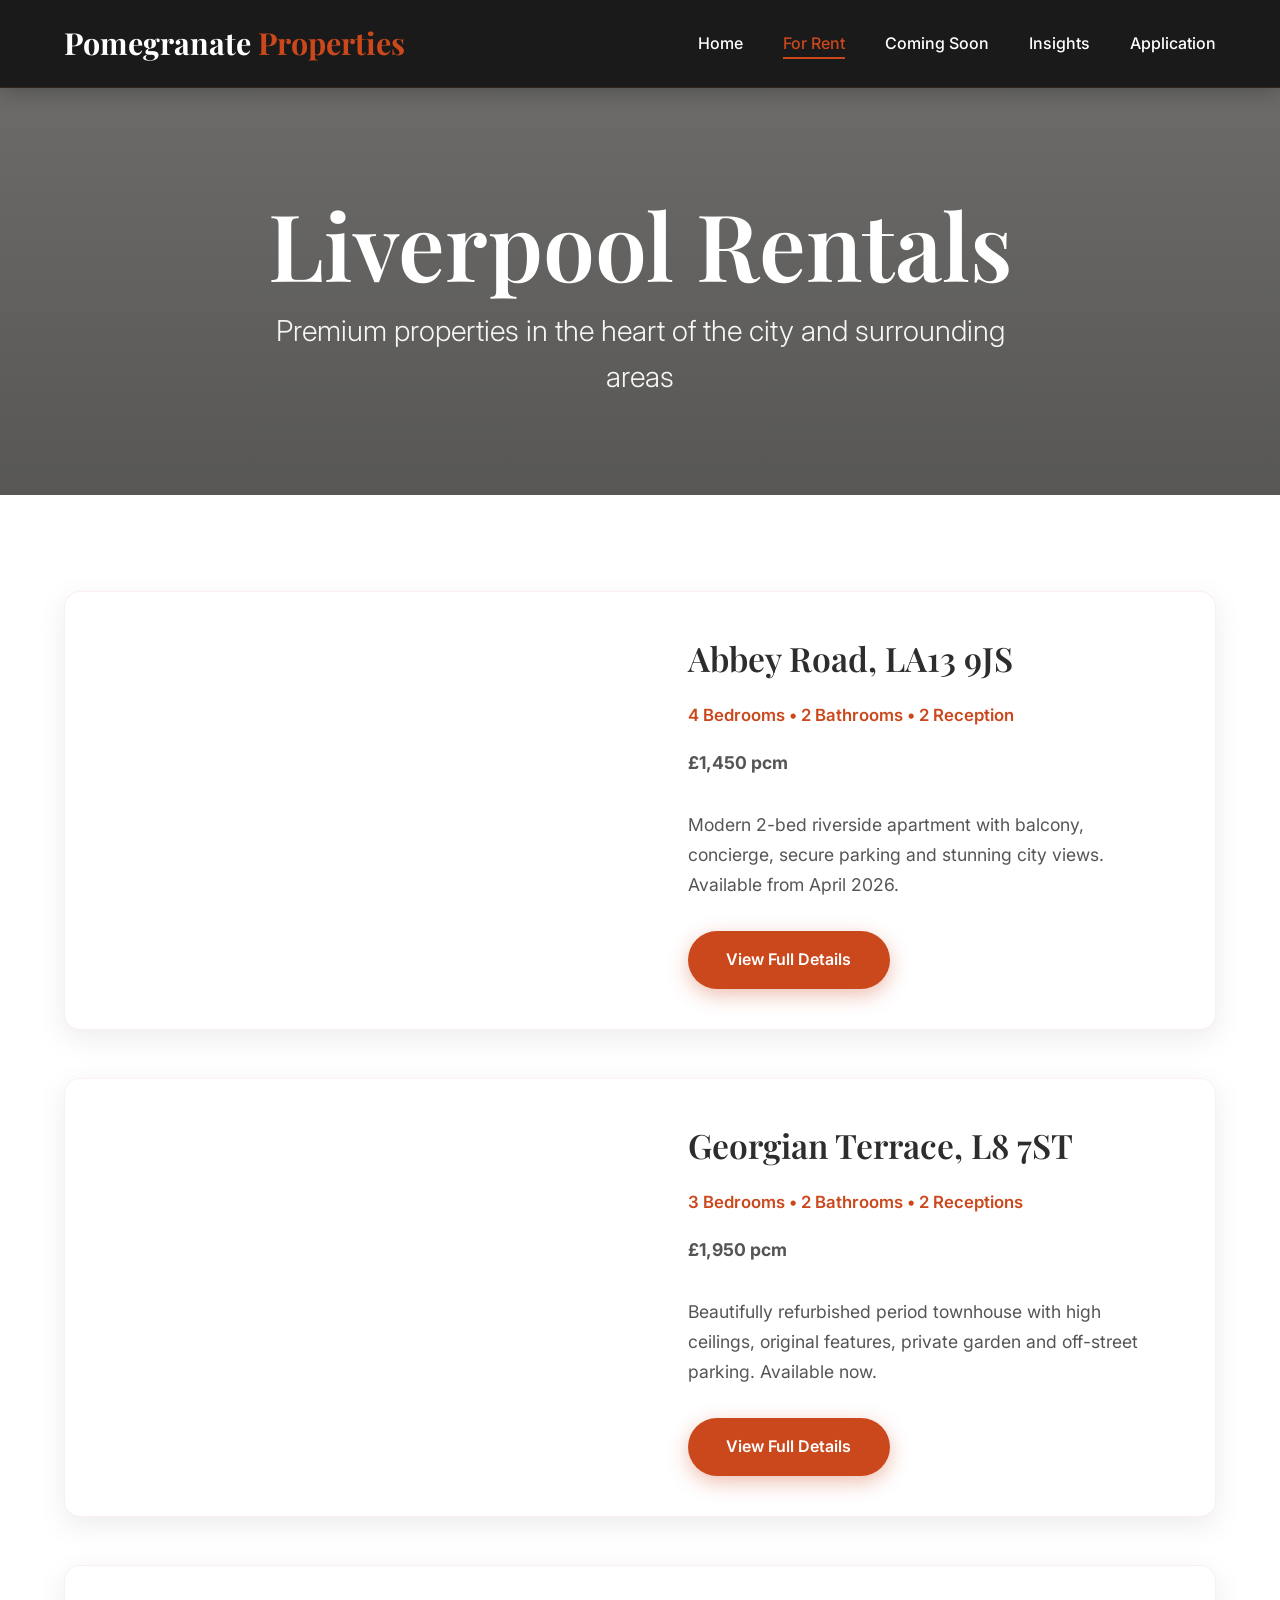
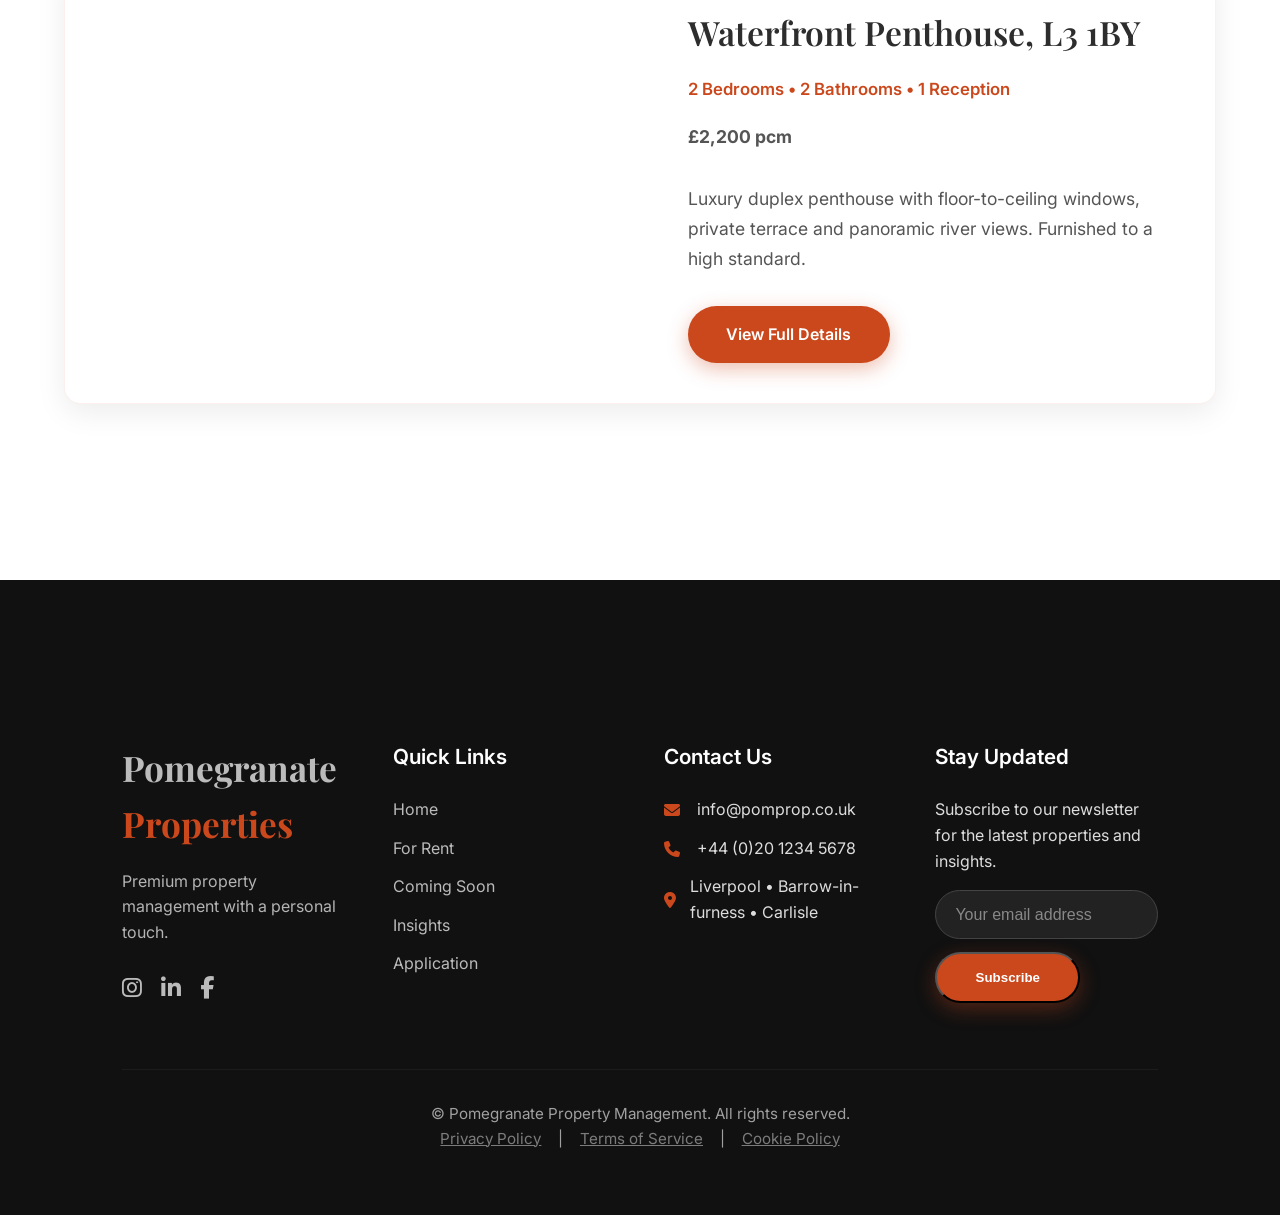
<file: for-rent-barrow.html>
<!DOCTYPE html>
<html lang="en">
<head>
  <meta charset="UTF-8" />
  <meta name="viewport" content="width=device-width, initial-scale=1.0"/>
  <title>For Rent – Liverpool – Pomegranate Property Management</title>

  <link rel="preconnect" href="https://fonts.googleapis.com">
  <link rel="preconnect" href="https://fonts.gstatic.com" crossorigin>
  <link href="https://fonts.googleapis.com/css2?family=Playfair+Display:wght@400;500;600;700&family=Inter:wght@300;400;500;600&display=swap" rel="stylesheet">

  <link rel="stylesheet" href="https://cdnjs.cloudflare.com/ajax/libs/font-awesome/6.5.0/css/all.min.css">
  <link rel="stylesheet" href="styles.css">
</head>
<body>

  <!-- Navbar -->
  <nav class="navbar">
    <div class="nav-container">
      <a href="index.html" class="logo">Pomegranate <span>Properties</span></a>
      <ul class="nav-links">
        <li><a href="index.html">Home</a></li>
        <li><a href="for-rent.html" class="active">For Rent</a></li>
        <li><a href="coming-soon.html">Coming Soon</a></li>
        <li><a href="insights.html">Insights</a></li>
        <li><a href="tenancy-application.html">Application</a></li>
      </ul>
      <div class="hamburger"><span></span><span></span><span></span></div>
    </div>
  </nav>

  <!-- Hero -->
  <section class="hero hero-subpage">
    <div class="hero-content">
      <h1>Liverpool Rentals</h1>
      <p>Premium properties in the heart of the city and surrounding areas</p>
    </div>
  </section>

  <!-- Listings -->
  <section class="listings-section">
    <div class="listings-container">

      <!-- Property 1 -->
      <div class="property-split-card">
        <div class="property-image-side" style="background-image: url('https://a0.muscache.com/im/pictures/INTERNAL/INTERNAL-ImageByPlaceId-ChIJt2BwZIrfekgRAW4XP28E3EI-large_background/original/589ba6d2-21c6-420f-b9f5-d7e44a4059f9.jpeg');"></div>
        <div class="property-info-side">
          <h3>Abbey Road, LA13 9JS</h3>
          <div class="property-keyline">
            <span>4 Bedrooms</span> • <span>2 Bathrooms</span> • <span>2 Reception</span>
          </div>
          <p class="property-price">£1,450 pcm</p>
          <p>Modern 2-bed riverside apartment with balcony, concierge, secure parking and stunning city views. Available from April 2026.</p>
          <a href="property-detail.html" class="btn">View Full Details</a>
        </div>
      </div>

      <!-- Property 2 -->
      <div class="property-split-card">
        <div class="property-image-side" style="background-image: url('https://hips.hearstapps.com/hmg-prod/images/house-tour-giannetti-los-angeles-exterior-jpg-1644957175.jpg?crop=0.8882618510158014xw:1xh;center,top&resize=1200:*');"></div>
        <div class="property-info-side">
          <h3>Georgian Terrace, L8 7ST</h3>
          <div class="property-keyline">
            <span>3 Bedrooms</span> • <span>2 Bathrooms</span> • <span>2 Receptions</span>
          </div>
          <p class="property-price">£1,950 pcm</p>
          <p>Beautifully refurbished period townhouse with high ceilings, original features, private garden and off-street parking. Available now.</p>
          <a href="property-detail.html" class="btn">View Full Details</a>
        </div>
      </div>

      <!-- Property 3 -->
      <div class="property-split-card">
        <div class="property-image-side" style="background-image: url('https://images.unsplash.com/photo-1560518883-ce09059eeffa?auto=format&fit=crop&q=80&w=1974');"></div>
        <div class="property-info-side">
          <h3>Waterfront Penthouse, L3 1BY</h3>
          <div class="property-keyline">
            <span>2 Bedrooms</span> • <span>2 Bathrooms</span> • <span>1 Reception</span>
          </div>
          <p class="property-price">£2,200 pcm</p>
          <p>Luxury duplex penthouse with floor-to-ceiling windows, private terrace and panoramic river views. Furnished to a high standard.</p>
          <a href="property-detail.html" class="btn">View Full Details</a>
        </div>
      </div>

    </div>
  </section>

   <!-- Footer -->
  <footer class="footer">
  <footer class="footer">
    <div class="footer-container">
      <div class="footer-column logo-column">
        <a href="#" class="footer-logo">Pomegranate <span>Properties</span></a>
        <p class="footer-tagline">Premium property management with a personal touch.</p>
        <div class="social-icons">
          <a href="#" aria-label="Instagram"><i class="fab fa-instagram"></i></a>
          <a href="#" aria-label="LinkedIn"><i class="fab fa-linkedin-in"></i></a>
          <a href="#" aria-label="Facebook"><i class="fab fa-facebook-f"></i></a>
        </div>
      </div>

      <div class="footer-column">
        <h4>Quick Links</h4>
        <ul>
          <li><a href="#">Home</a></li>
          <li><a href="for-rent.html">For Rent</a></li>
          <li><a href="coming-soon.html">Coming Soon</a></li>
          <li><a href="insights.html">Insights</a></li>
          <li><a href="application.html">Application</a></li>
        </ul>
      </div>

      <div class="footer-column">
        <h4>Contact Us</h4>
        <ul class="contact-list">
          <li><i class="fas fa-envelope"></i>info@pomprop.co.uk</li>
          <li><i class="fas fa-phone"></i> +44 (0)20 1234 5678</li>
          <li><i class="fas fa-map-marker-alt"></i> Liverpool • Barrow-in-furness • Carlisle</li>
        </ul>
      </div>

      <div class="footer-column newsletter-column">
        <h4>Stay Updated</h4>
        <p>Subscribe to our newsletter for the latest properties and insights.</p>
        <form class="newsletter-form">
          <input type="email" placeholder="Your email address" required>
          <button type="submit" class="btn btn-small">Subscribe</button>
        </form>
      </div>
    </div>

    <div class="footer-bottom">
      <p>&copy; <span id="year"></span> Pomegranate Property Management. All rights reserved.</p>
      <div class="legal-links">
        <a href="#">Privacy Policy</a> | <a href="#">Terms of Service</a> | <a href="#">Cookie Policy</a>
      </div>
    </div>
  </footer>

 
  <link rel="stylesheet" href="https://cdnjs.cloudflare.com/ajax/libs/font-awesome/6.5.0/css/all.min.css"> 
  </footer>

  <script>
        const hamburger = document.querySelector('.hamburger');
    const navLinks = document.querySelector('.nav-links');

    hamburger.addEventListener('click', () => {
      navLinks.classList.toggle('active');
      
      if (navLinks.classList.contains('active')) {
        hamburger.innerHTML = 
          '<span style="transform: rotate(45deg) translate(5px, 5px);"></span>' +
          '<span style="opacity: 0;"></span>' +
          '<span style="transform: rotate(-45deg) translate(7px, -6px);"></span>';
      } else {
        hamburger.innerHTML = '<span></span><span></span><span></span>';
      }
    });

    // Close mobile menu when clicking a link
    document.querySelectorAll('.nav-links a').forEach(link => {
      link.addEventListener('click', () => {
        navLinks.classList.remove('active');
        hamburger.innerHTML = '<span></span><span></span><span></span>';
      });
    });
  </script>
</body>

</html>
</file>
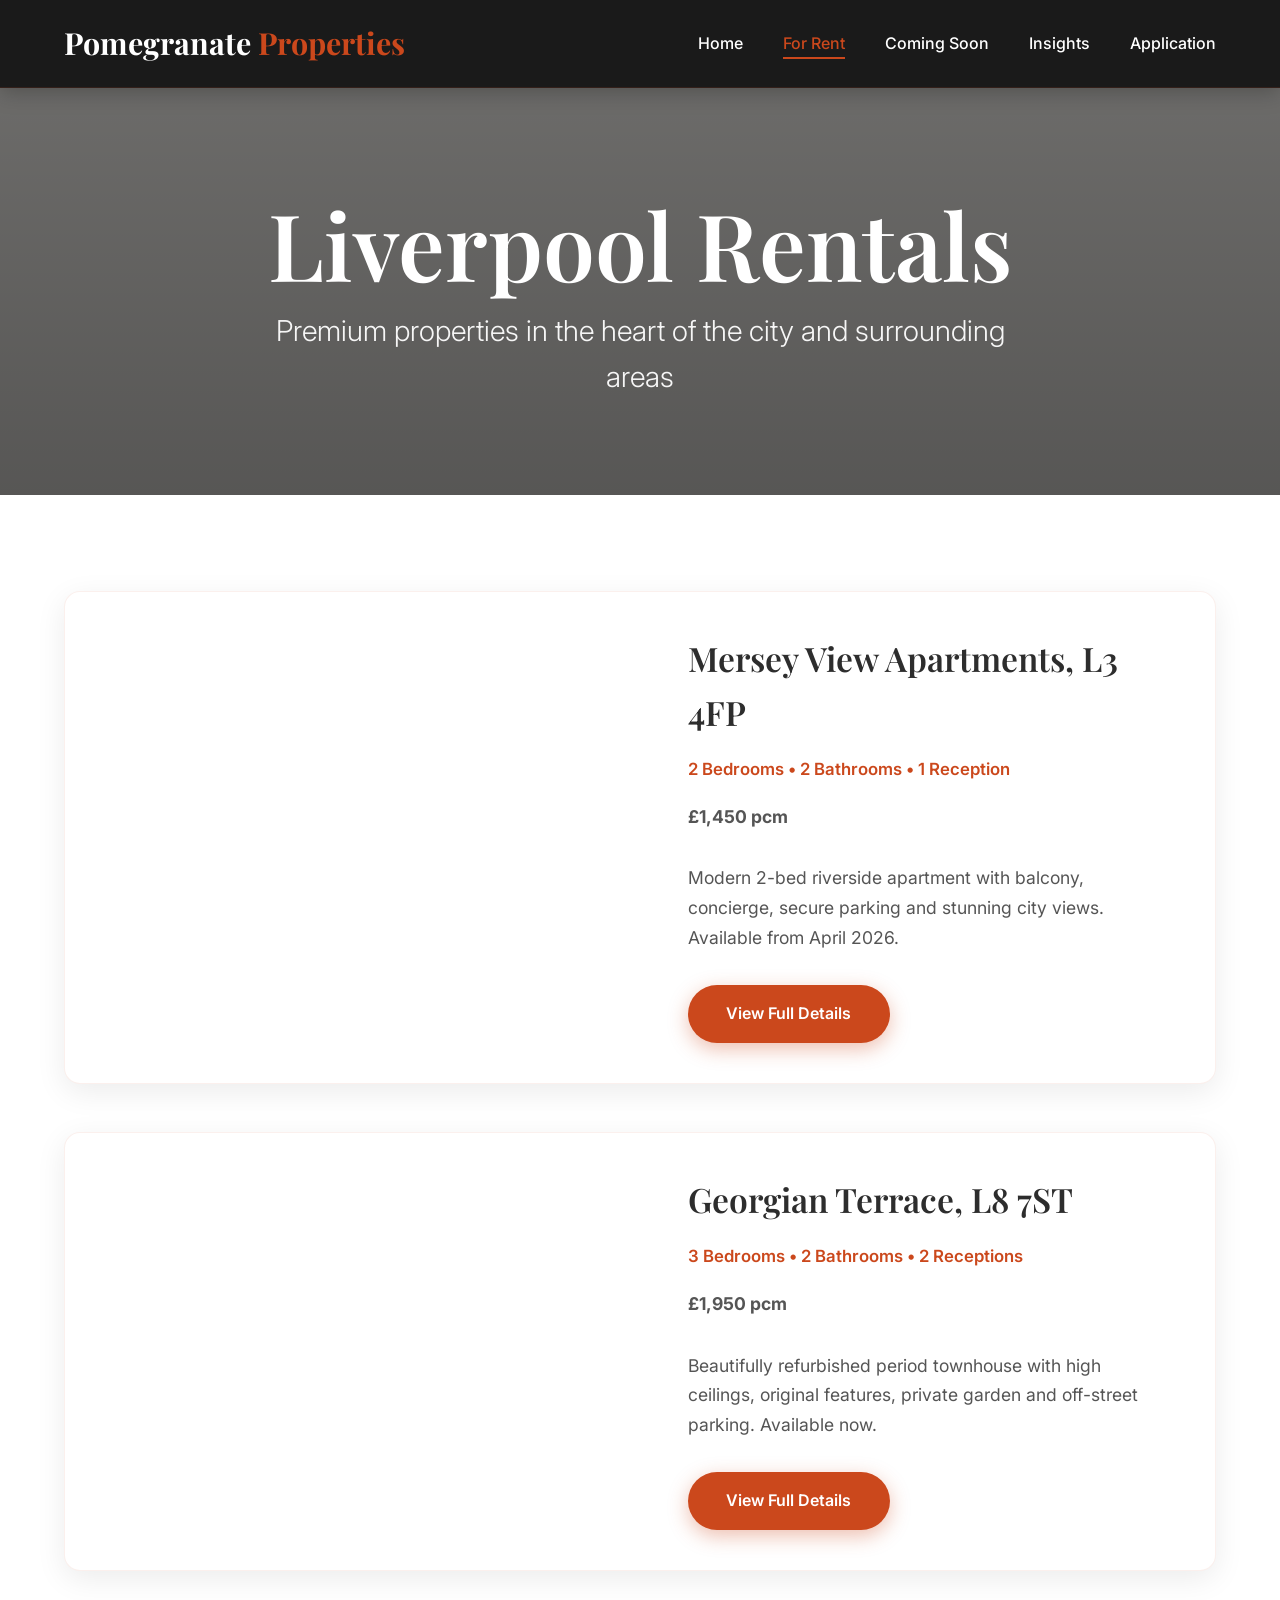
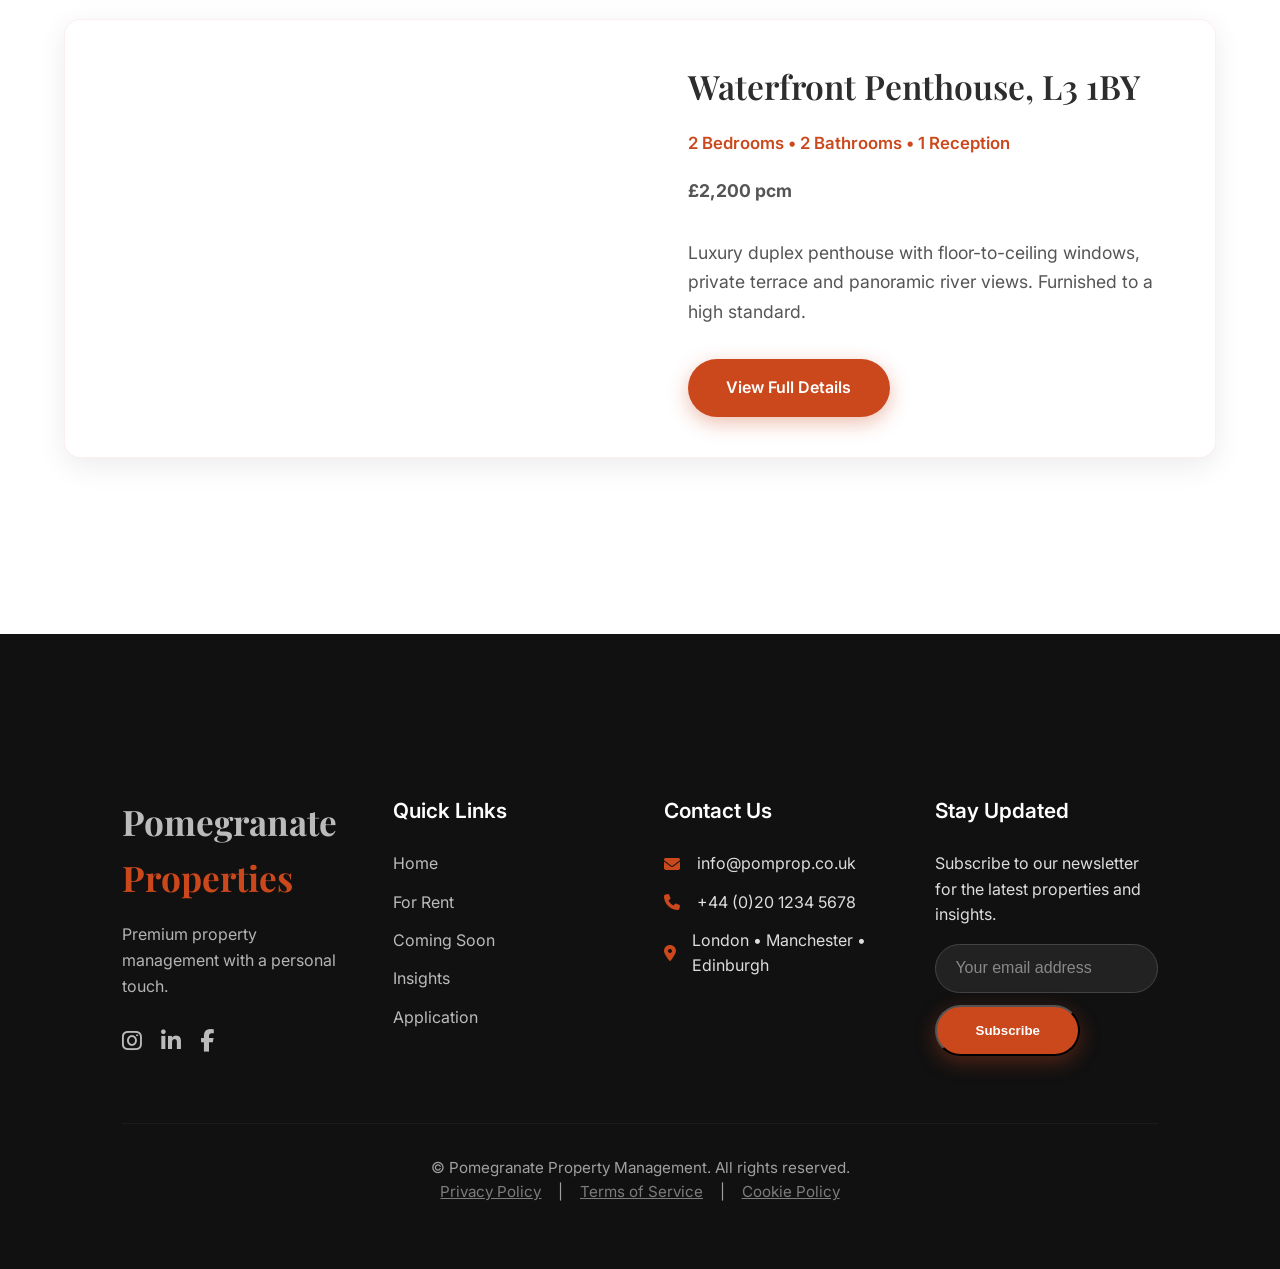
<file: for-rent-liverpool.html>
<!DOCTYPE html>
<html lang="en">
<head>
  <meta charset="UTF-8" />
  <meta name="viewport" content="width=device-width, initial-scale=1.0"/>
  <title>For Rent – Liverpool – Pomegranate Property Management</title>

  <link rel="preconnect" href="https://fonts.googleapis.com">
  <link rel="preconnect" href="https://fonts.gstatic.com" crossorigin>
  <link href="https://fonts.googleapis.com/css2?family=Playfair+Display:wght@400;500;600;700&family=Inter:wght@300;400;500;600&display=swap" rel="stylesheet">

  <link rel="stylesheet" href="https://cdnjs.cloudflare.com/ajax/libs/font-awesome/6.5.0/css/all.min.css">
  <link rel="stylesheet" href="styles.css">
</head>
<body>

  <!-- Navbar -->
  <nav class="navbar">
    <div class="nav-container">
      <a href="index.html" class="logo">Pomegranate <span>Properties</span></a>
      <ul class="nav-links">
        <li><a href="index.html">Home</a></li>
        <li><a href="for-rent.html" class="active">For Rent</a></li>
        <li><a href="coming-soon.html">Coming Soon</a></li>
        <li><a href="insights.html">Insights</a></li>
        <li><a href="tenancy-application.html">Application</a></li>
      </ul>
      <div class="hamburger"><span></span><span></span><span></span></div>
    </div>
  </nav>

  <!-- Hero -->
  <section class="hero hero-subpage">
    <div class="hero-content">
      <h1>Liverpool Rentals</h1>
      <p>Premium properties in the heart of the city and surrounding areas</p>
    </div>
  </section>

  <!-- Listings – new horizontal split card style -->
  <section class="listings-section">
    <div class="listings-container">

      <!-- Property 1 -->
      <div class="property-split-card">
        <div class="property-image-side" style="background-image: url('https://a0.muscache.com/im/pictures/INTERNAL/INTERNAL-ImageByPlaceId-ChIJt2BwZIrfekgRAW4XP28E3EI-large_background/original/589ba6d2-21c6-420f-b9f5-d7e44a4059f9.jpeg');"></div>
        <div class="property-info-side">
          <h3>Mersey View Apartments, L3 4FP</h3>
          <div class="property-keyline">
            <span>2 Bedrooms</span> • <span>2 Bathrooms</span> • <span>1 Reception</span>
          </div>
          <p class="property-price">£1,450 pcm</p>
          <p>Modern 2-bed riverside apartment with balcony, concierge, secure parking and stunning city views. Available from April 2026.</p>
          <a href="property-detail.html" class="btn">View Full Details</a>
        </div>
      </div>

      <!-- Property 2 -->
      <div class="property-split-card">
        <div class="property-image-side" style="background-image: url('https://hips.hearstapps.com/hmg-prod/images/house-tour-giannetti-los-angeles-exterior-jpg-1644957175.jpg?crop=0.8882618510158014xw:1xh;center,top&resize=1200:*');"></div>
        <div class="property-info-side">
          <h3>Georgian Terrace, L8 7ST</h3>
          <div class="property-keyline">
            <span>3 Bedrooms</span> • <span>2 Bathrooms</span> • <span>2 Receptions</span>
          </div>
          <p class="property-price">£1,950 pcm</p>
          <p>Beautifully refurbished period townhouse with high ceilings, original features, private garden and off-street parking. Available now.</p>
          <a href="property-detail.html" class="btn">View Full Details</a>
        </div>
      </div>

      <!-- Property 3 -->
      <div class="property-split-card">
        <div class="property-image-side" style="background-image: url('https://images.unsplash.com/photo-1560518883-ce09059eeffa?auto=format&fit=crop&q=80&w=1974');"></div>
        <div class="property-info-side">
          <h3>Waterfront Penthouse, L3 1BY</h3>
          <div class="property-keyline">
            <span>2 Bedrooms</span> • <span>2 Bathrooms</span> • <span>1 Reception</span>
          </div>
          <p class="property-price">£2,200 pcm</p>
          <p>Luxury duplex penthouse with floor-to-ceiling windows, private terrace and panoramic river views. Furnished to a high standard.</p>
          <a href="property-detail.html" class="btn">View Full Details</a>
        </div>
      </div>

    </div>
  </section>

  
  <footer class="footer">
        <!-- Footer -->
  <footer class="footer">
    <div class="footer-container">
      <div class="footer-column logo-column">
        <a href="#" class="footer-logo">Pomegranate <span>Properties</span></a>
        <p class="footer-tagline">Premium property management with a personal touch.</p>
        <div class="social-icons">
          <a href="#" aria-label="Instagram"><i class="fab fa-instagram"></i></a>
          <a href="#" aria-label="LinkedIn"><i class="fab fa-linkedin-in"></i></a>
          <a href="#" aria-label="Facebook"><i class="fab fa-facebook-f"></i></a>
        </div>
      </div>

      <div class="footer-column">
        <h4>Quick Links</h4>
        <ul>
          <li><a href="#">Home</a></li>
          <li><a href="for-rent.html">For Rent</a></li>
          <li><a href="coming-soon.html">Coming Soon</a></li>
          <li><a href="insights.html">Insights</a></li>
          <li><a href="application.html">Application</a></li>
        </ul>
      </div>

      <div class="footer-column">
        <h4>Contact Us</h4>
        <ul class="contact-list">
          <li><i class="fas fa-envelope"></i>info@pomprop.co.uk</li>
          <li><i class="fas fa-phone"></i> +44 (0)20 1234 5678</li>
          <li><i class="fas fa-map-marker-alt"></i> London • Manchester • Edinburgh</li>
        </ul>
      </div>

      <div class="footer-column newsletter-column">
        <h4>Stay Updated</h4>
        <p>Subscribe to our newsletter for the latest properties and insights.</p>
        <form class="newsletter-form">
          <input type="email" placeholder="Your email address" required>
          <button type="submit" class="btn btn-small">Subscribe</button>
        </form>
      </div>
    </div>

    <div class="footer-bottom">
      <p>&copy; <span id="year"></span> Pomegranate Property Management. All rights reserved.</p>
      <div class="legal-links">
        <a href="#">Privacy Policy</a> | <a href="#">Terms of Service</a> | <a href="#">Cookie Policy</a>
      </div>
    </div>
  </footer>

  <!-- Font Awesome for icons (add this in <head> if not already using icons) -->
  <link rel="stylesheet" href="https://cdnjs.cloudflare.com/ajax/libs/font-awesome/6.5.0/css/all.min.css">
    <!-- Paste your full footer here -->
  </footer>

  <script>
        const hamburger = document.querySelector('.hamburger');
    const navLinks = document.querySelector('.nav-links');

    hamburger.addEventListener('click', () => {
      navLinks.classList.toggle('active');
      
      if (navLinks.classList.contains('active')) {
        hamburger.innerHTML = 
          '<span style="transform: rotate(45deg) translate(5px, 5px);"></span>' +
          '<span style="opacity: 0;"></span>' +
          '<span style="transform: rotate(-45deg) translate(7px, -6px);"></span>';
      } else {
        hamburger.innerHTML = '<span></span><span></span><span></span>';
      }
    });

    // Close mobile menu when clicking a link
    document.querySelectorAll('.nav-links a').forEach(link => {
      link.addEventListener('click', () => {
        navLinks.classList.remove('active');
        hamburger.innerHTML = '<span></span><span></span><span></span>';
      });
    });
  </script>
</body>
</html>
</file>
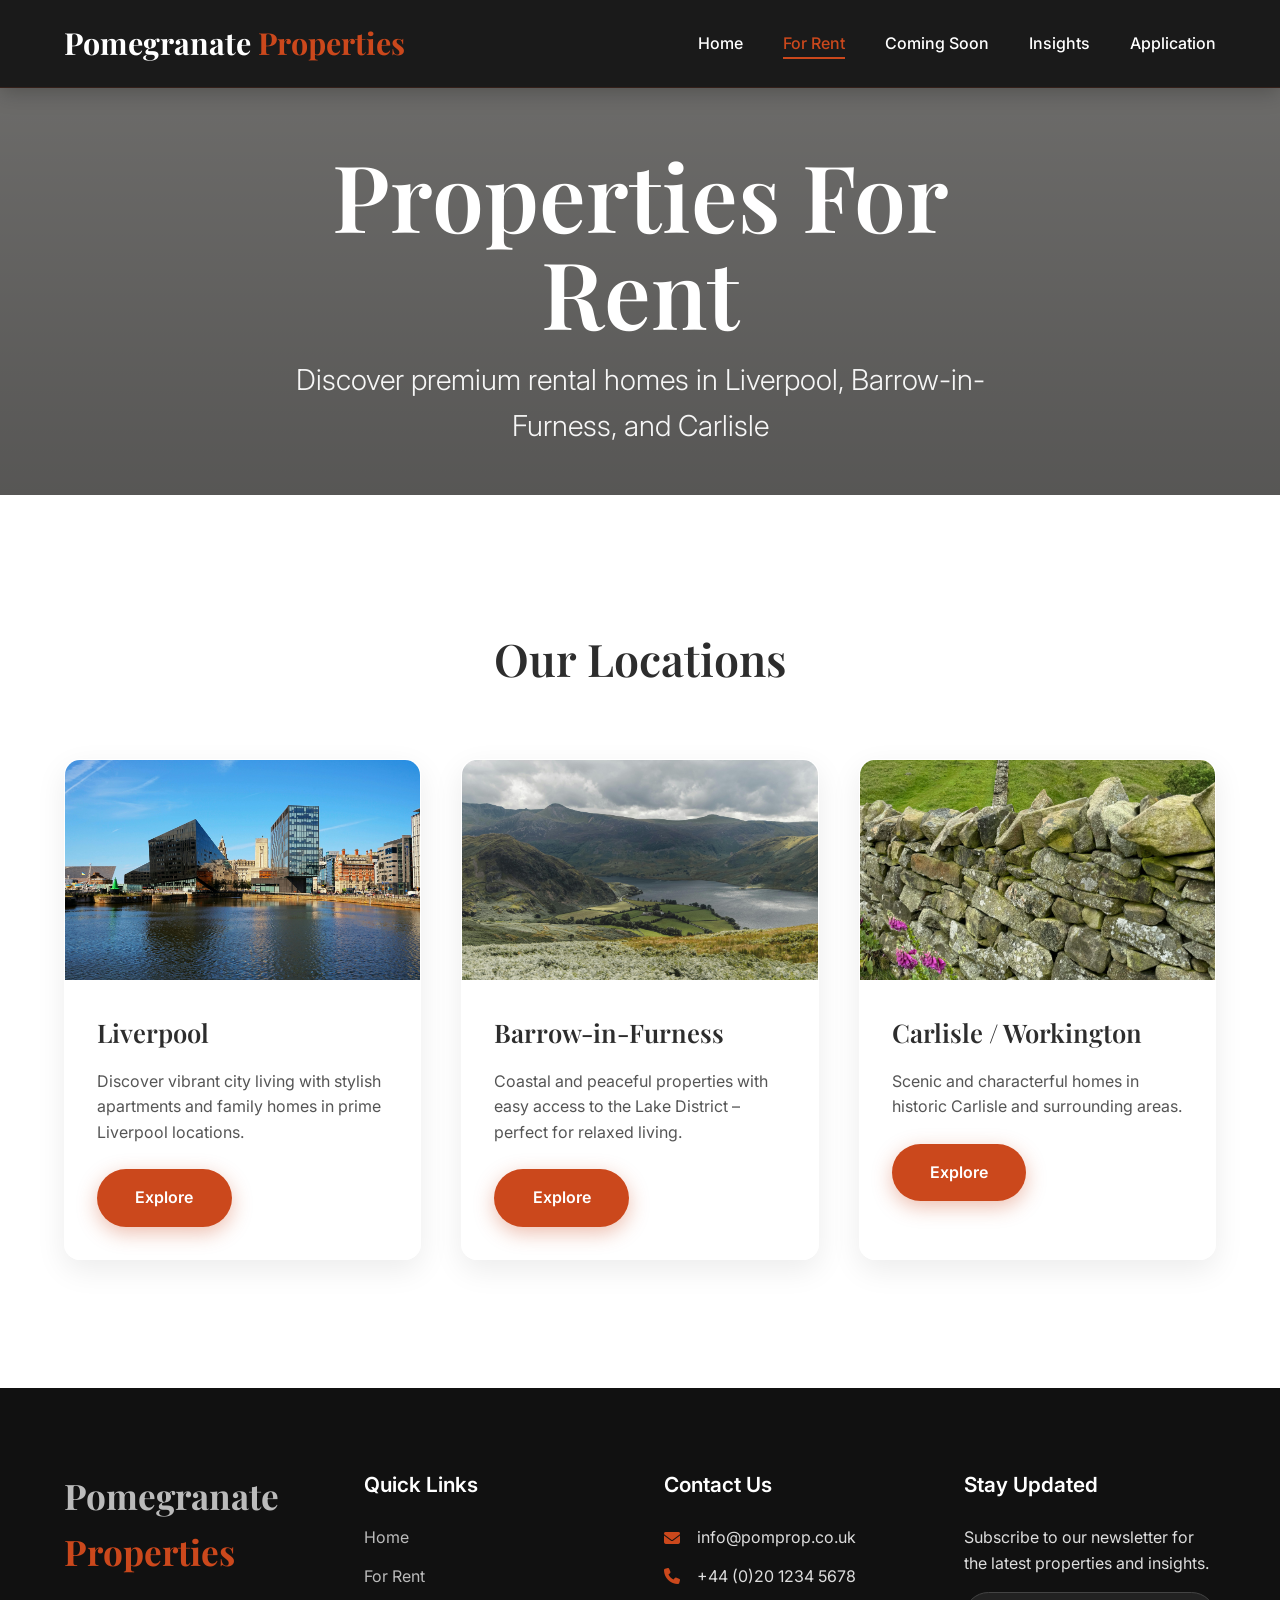
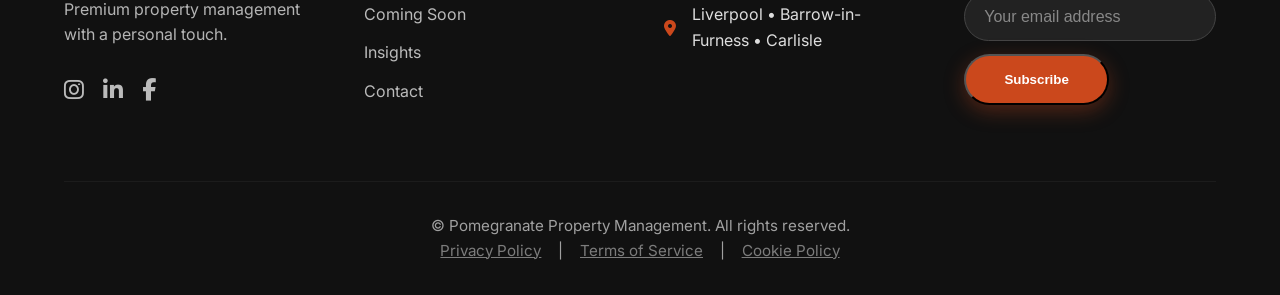
<file: for-rent.html>
<!DOCTYPE html>
<html lang="en">
<head>
  <meta charset="UTF-8" />
  <meta name="viewport" content="width=device-width, initial-scale=1.0"/>
  <title>Properties for Rent - Pomegranate Property Management</title>
  
  <link rel="preconnect" href="https://fonts.googleapis.com">
  <link rel="preconnect" href="https://fonts.gstatic.com" crossorigin>
  <link href="https://fonts.googleapis.com/css2?family=Playfair+Display:wght@400;500;600;700&family=Inter:wght@300;400;500;600&display=swap" rel="stylesheet">
  <link rel="stylesheet" href="https://cdnjs.cloudflare.com/ajax/libs/font-awesome/6.5.0/css/all.min.css">
  
  <link rel="stylesheet" href="styles.css">
</head>
<body>

  <!-- Navbar -->
  <nav class="navbar">
    <div class="nav-container">
      <a href="index.html" class="logo">Pomegranate <span>Properties</span></a>
      
      <ul class="nav-links">
        <li><a href="index.html">Home</a></li>
        <li><a href="for-rent.html" class="active">For Rent</a></li>
        <li><a href="coming-soon.html">Coming Soon</a></li>
        <li><a href="insights.html">Insights</a></li>
        <li><a href="application.html">Application</a></li>
      </ul>

      <div class="hamburger">
        <span></span>
        <span></span>
        <span></span>
      </div>
    </div>
  </nav>

  <!-- Sub-page Hero -->
  <section class="hero hero-subpage">
    <div class="hero-content">
      <h1>Properties For Rent</h1>
      <p>Discover premium rental homes in Liverpool, Barrow-in-Furness, and Carlisle</p>
    </div>
  </section>

  <!-- Locations Section -->
  <section class="services">  <!-- Reusing .services class from homepage for consistent padding/background -->
    <h2 class="section-title">Our Locations</h2>
    <div class="cards-grid">  <!-- Reusing .cards-grid but with column direction -->

      <!-- Liverpool -->
      <div class="card">
        <div class="card-img" style="background-image: url('images/pexels-mikebirdy-13517892.jpg');"></div>
        <div class="card-content">
          <h3>Liverpool</h3>
          <p>Discover vibrant city living with stylish apartments and family homes in prime Liverpool locations.</p>
          <a href="for-rent-liverpool.html" class="btn">Explore</a>
        </div>
      </div>

      <!-- Barrow-in-Furness -->
      <div class="card">
        <div class="card-img" style="background-image: url('images/pexels-olgalioncat-7244514.jpg');"></div>
        <div class="card-content">
          <h3>Barrow-in-Furness</h3>
          <p>Coastal and peaceful properties with easy access to the Lake District – perfect for relaxed living.</p>
          <a href="for-rent-barrow.html" class="btn">Explore</a>
        </div>
      </div>

      <!-- Carlisle -->
      <div class="card">
        <div class="card-img" style="background-image: url('images/pexels-petra-nesti-1766376-32770842.jpg');"></div>
        <div class="card-content">
          <h3>Carlisle / Workington</h3>
          <p>Scenic and characterful homes in historic Carlisle and surrounding areas.</p>
          <a href="#" class="btn">Explore</a>
        </div>
      </div>

    </div>
  </section>

    <!-- Footer -->
  <footer class="footer">
    <div class="footer-container">
      <div class="footer-column logo-column">
        <a href="#" class="footer-logo">Pomegranate <span>Properties</span></a>
        <p class="footer-tagline">Premium property management with a personal touch.</p>
        <div class="social-icons">
          <a href="#" aria-label="Instagram"><i class="fab fa-instagram"></i></a>
          <a href="#" aria-label="LinkedIn"><i class="fab fa-linkedin-in"></i></a>
          <a href="#" aria-label="Facebook"><i class="fab fa-facebook-f"></i></a>
        </div>
      </div>

      <div class="footer-column">
        <h4>Quick Links</h4>
        <ul>
          <li><a href="#">Home</a></li>
          <li><a href="for-rent.html">For Rent</a></li>
          <li><a href="#">Coming Soon</a></li>
          <li><a href="#">Insights</a></li>
          <li><a href="#">Contact</a></li>
        </ul>
      </div>

      <div class="footer-column">
        <h4>Contact Us</h4>
        <ul class="contact-list">
          <li><i class="fas fa-envelope"></i>info@pomprop.co.uk</li>
          <li><i class="fas fa-phone"></i> +44 (0)20 1234 5678</li>
          <li><i class="fas fa-map-marker-alt"></i> Liverpool • Barrow-in-Furness • Carlisle</li>
        </ul>
      </div>

      <div class="footer-column newsletter-column">
        <h4>Stay Updated</h4>
        <p>Subscribe to our newsletter for the latest properties and insights.</p>
        <form class="newsletter-form">
          <input type="email" placeholder="Your email address" required>
          <button type="submit" class="btn btn-small">Subscribe</button>
        </form>
      </div>
    </div>

    <div class="footer-bottom">
      <p>&copy; <span id="year"></span> Pomegranate Property Management. All rights reserved.</p>
      <div class="legal-links">
        <a href="#">Privacy Policy</a> | <a href="#">Terms of Service</a> | <a href="#">Cookie Policy</a>
      </div>
    </div>
  </footer>

  <script>
    const hamburger = document.querySelector('.hamburger');
    const navLinks = document.querySelector('.nav-links');

    hamburger.addEventListener('click', () => {
      navLinks.classList.toggle('active');
      
      if (navLinks.classList.contains('active')) {
        hamburger.innerHTML = 
          '<span style="transform: rotate(45deg) translate(5px, 5px);"></span>' +
          '<span style="opacity: 0;"></span>' +
          '<span style="transform: rotate(-45deg) translate(7px, -6px);"></span>';
      } else {
        hamburger.innerHTML = '<span></span><span></span><span></span>';
      }
    });

    // Close mobile menu when clicking a link
    document.querySelectorAll('.nav-links a').forEach(link => {
      link.addEventListener('click', () => {
        navLinks.classList.remove('active');
        hamburger.innerHTML = '<span></span><span></span><span></span>';
      });
    });
  </script>
</body>

</html>
</file>
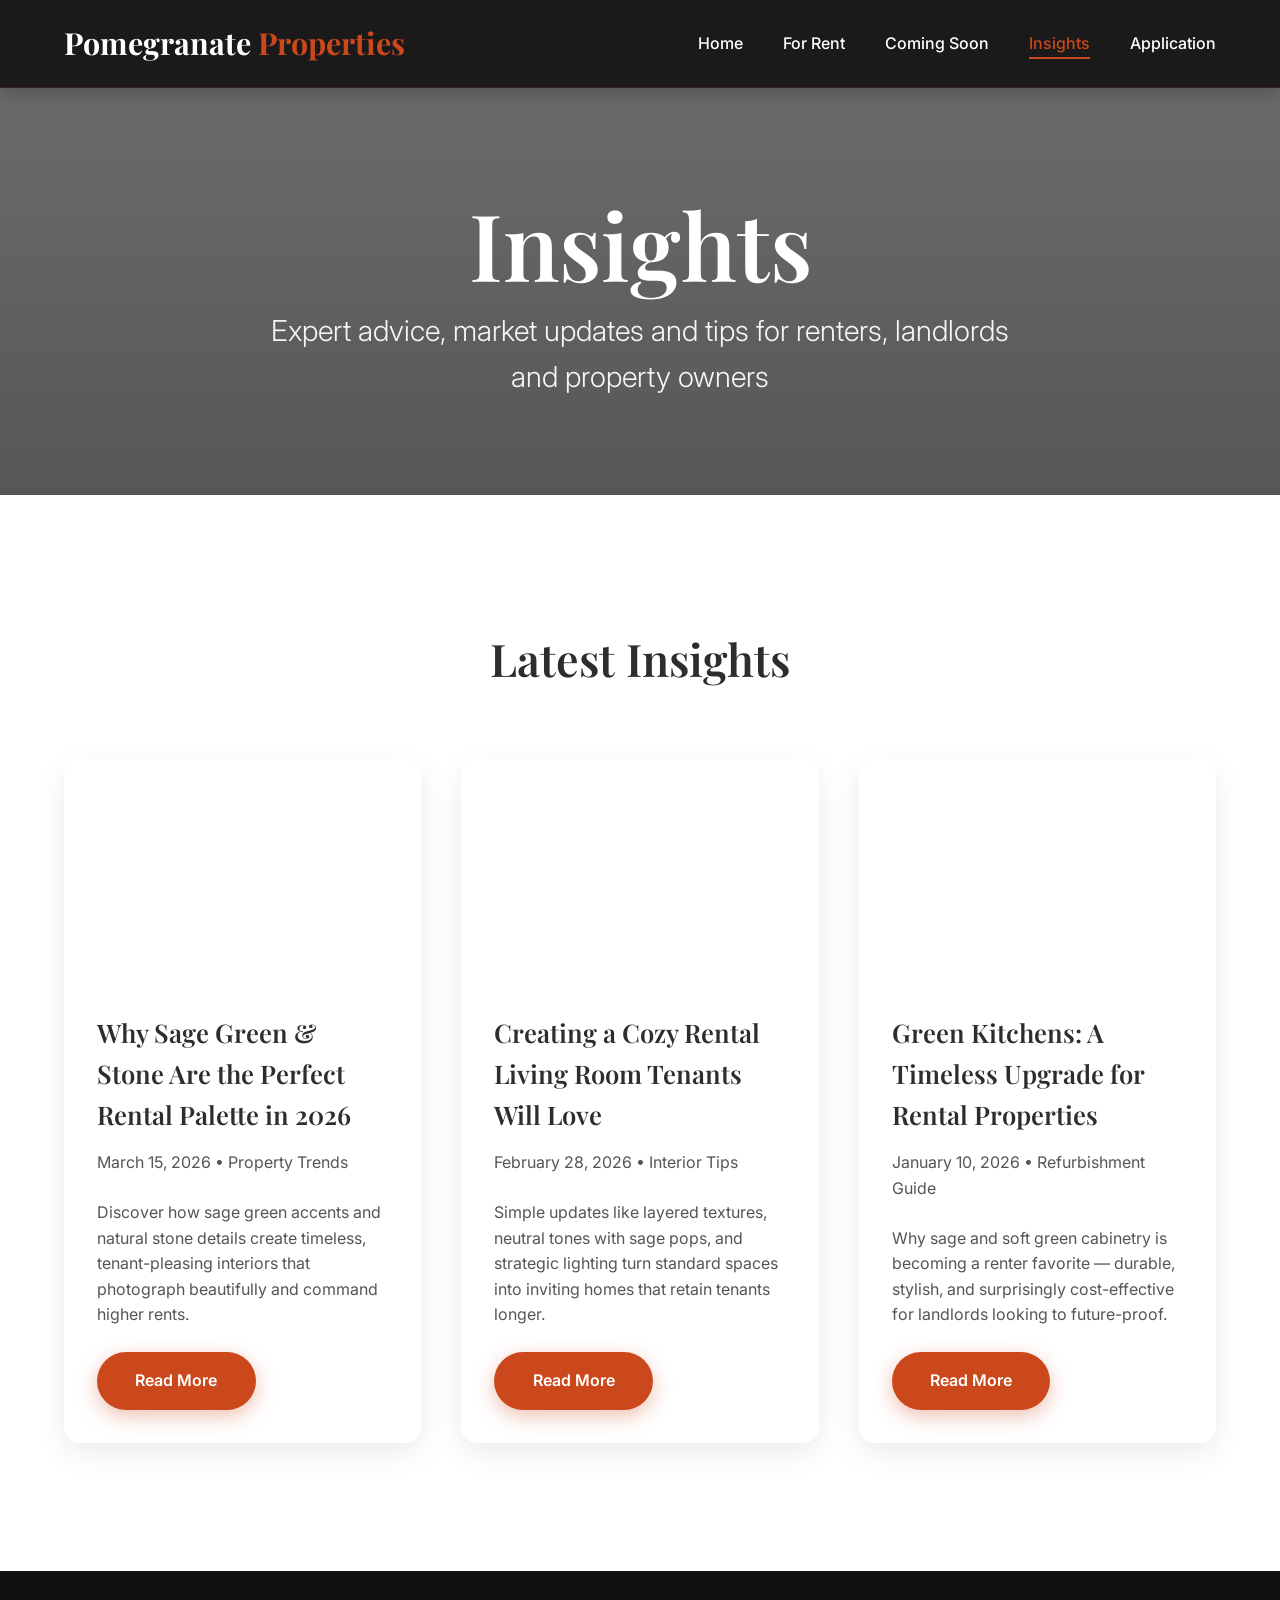
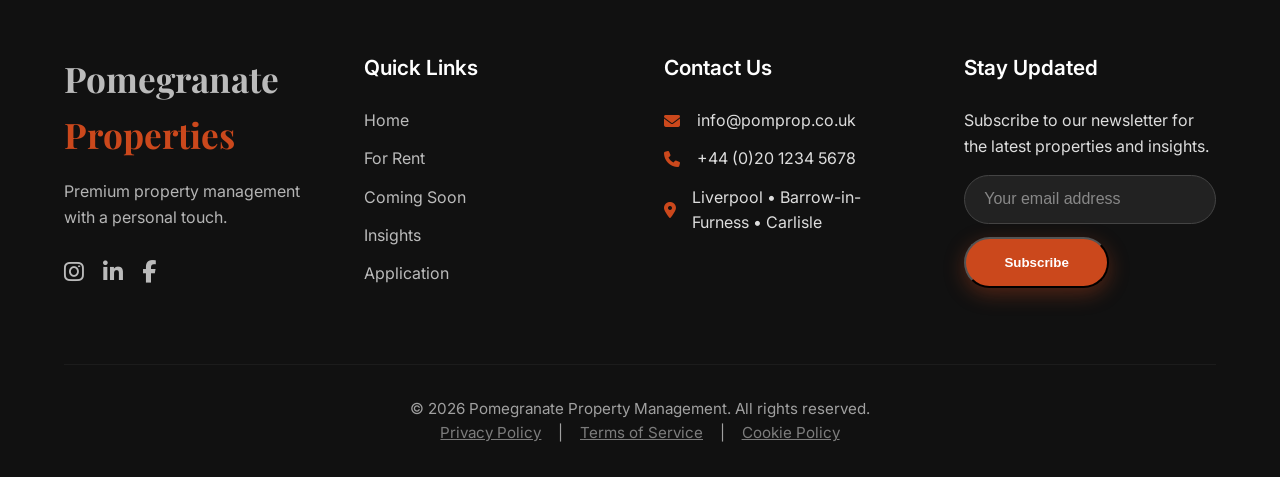
<file: insights.html>
<!DOCTYPE html>
<html lang="en">
<head>
  <meta charset="UTF-8" />
  <meta name="viewport" content="width=device-width, initial-scale=1.0"/>
  <title>Insights – Pomegranate Property Management</title>

  <link rel="preconnect" href="https://fonts.googleapis.com">
  <link rel="preconnect" href="https://fonts.gstatic.com" crossorigin>
  <link href="https://fonts.googleapis.com/css2?family=Playfair+Display:wght@400;500;600;700&family=Inter:wght@300;400;500;600&display=swap" rel="stylesheet">

  <link rel="stylesheet" href="https://cdnjs.cloudflare.com/ajax/libs/font-awesome/6.5.0/css/all.min.css">
  <link rel="stylesheet" href="styles.css">
</head>
<body>

  <!-- Navbar -->
  <nav class="navbar">
    <div class="nav-container">
      <a href="index.html" class="logo">Pomegranate <span>Properties</span></a>

      <ul class="nav-links">
        <li><a href="index.html">Home</a></li>
        <li><a href="for-rent.html">For Rent</a></li>
        <li><a href="coming-soon.html">Coming Soon</a></li>
        <li><a href="insights.html" class="active">Insights</a></li>
        <li><a href="application.html">Application</a></li>
      </ul>

      <div class="hamburger">
        <span></span>
        <span></span>
        <span></span>
      </div>
    </div>
  </nav>

  <!-- Hero -->
  <section class="hero hero-subpage">
    <div class="hero-content">
      <h1>Insights</h1>
      <p>Expert advice, market updates and tips for renters, landlords and property owners</p>
    </div>
  </section>

  <!-- Blog/Insights Teasers -->
  <section class="services">
    <h2 class="section-title">Latest Insights</h2>

    <div class="cards-grid">

      <!-- Post 1 Teaser -->
      <div class="card">
        <div class="card-img" style="background-image: url('https://interiordesign.net/wp-content/uploads/2021/06/ateliercarvalhoaraujo-residentialstream-homes-large.jpg');"></div>
        <div class="card-content">
          <h3>Why Sage Green & Stone Are the Perfect Rental Palette in 2026</h3>
          <p class="post-meta">March 15, 2026 • Property Trends</p>
          <p>Discover how sage green accents and natural stone details create timeless, tenant-pleasing interiors that photograph beautifully and command higher rents.</p>
          <a href="post-1.html" class="btn">Read More</a>
        </div>
      </div>

      <!-- Post 2 Teaser -->
      <div class="card">
        <div class="card-img" style="background-image: url('https://belfurniture.com/cdn/shop/articles/Untitled_25_d790c74e-8b1a-4616-ac27-14434c4215a3.jpg?v=1756950027&width=1600');"></div>
        <div class="card-content">
          <h3>Creating a Cozy Rental Living Room Tenants Will Love</h3>
          <p class="post-meta">February 28, 2026 • Interior Tips</p>
          <p>Simple updates like layered textures, neutral tones with sage pops, and strategic lighting turn standard spaces into inviting homes that retain tenants longer.</p>
          <a href="post-1.html" class="btn">Read More</a>
        </div>
      </div>

      <!-- Post 3 Teaser -->
      <div class="card">
        <div class="card-img" style="background-image: url('https://www.creeklinehouse.com/wp-content/uploads/2024/01/Beachy_Green_Kitchen_Cabinets.jpg');"></div>
        <div class="card-content">
          <h3>Green Kitchens: A Timeless Upgrade for Rental Properties</h3>
          <p class="post-meta">January 10, 2026 • Refurbishment Guide</p>
          <p>Why sage and soft green cabinetry is becoming a renter favorite — durable, stylish, and surprisingly cost-effective for landlords looking to future-proof.</p>
          <a href="inpost-1.html" class="btn">Read More</a>
        </div>
      </div>

    </div>
  </section>

  <!-- Footer (same as other pages) -->
  <footer class="footer">
    <div class="footer-container">
      <div class="footer-column logo-column">
        <a href="index.html" class="footer-logo">Pomegranate <span>Properties</span></a>
        <p class="footer-tagline">Premium property management with a personal touch.</p>
        <div class="social-icons">
          <a href="#" aria-label="Instagram"><i class="fab fa-instagram"></i></a>
          <a href="#" aria-label="LinkedIn"><i class="fab fa-linkedin-in"></i></a>
          <a href="#" aria-label="Facebook"><i class="fab fa-facebook-f"></i></a>
        </div>
      </div>

      <div class="footer-column">
        <h4>Quick Links</h4>
        <ul>
          <li><a href="index.html">Home</a></li>
          <li><a href="for-rent.html">For Rent</a></li>
          <li><a href="coming-soon.html">Coming Soon</a></li>
          <li><a href="insights.html">Insights</a></li>
          <li><a href="tenancy-application.html">Application</a></li>
        </ul>
      </div>

      <div class="footer-column">
        <h4>Contact Us</h4>
        <ul class="contact-list">
          <li><i class="fas fa-envelope"></i> info@pomprop.co.uk</li>
          <li><i class="fas fa-phone"></i> +44 (0)20 1234 5678</li>
          <li><i class="fas fa-map-marker-alt"></i> Liverpool • Barrow-in-Furness • Carlisle</li>
        </ul>
      </div>

      <div class="footer-column newsletter-column">
        <h4>Stay Updated</h4>
        <p>Subscribe to our newsletter for the latest properties and insights.</p>
        <form class="newsletter-form">
          <input type="email" placeholder="Your email address" required>
          <button type="submit" class="btn btn-small">Subscribe</button>
        </form>
      </div>
    </div>

    <div class="footer-bottom">
      <p>© <span id="year"></span> Pomegranate Property Management. All rights reserved.</p>
      <div class="legal-links">
        <a href="#">Privacy Policy</a> | <a href="#">Terms of Service</a> | <a href="#">Cookie Policy</a>
      </div>
    </div>
  </footer>

  <script>
    // Hamburger menu toggle
    const hamburger = document.querySelector('.hamburger');
    const navLinks = document.querySelector('.nav-links');

    hamburger.addEventListener('click', () => {
      navLinks.classList.toggle('active');
      
      if (navLinks.classList.contains('active')) {
        hamburger.innerHTML = 
          '<span style="transform: rotate(45deg) translate(5px, 5px);"></span>' +
          '<span style="opacity: 0;"></span>' +
          '<span style="transform: rotate(-45deg) translate(7px, -6px);"></span>';
      } else {
        hamburger.innerHTML = '<span></span><span></span><span></span>';
      }
    });

    document.querySelectorAll('.nav-links a').forEach(link => {
      link.addEventListener('click', () => {
        navLinks.classList.remove('active');
        hamburger.innerHTML = '<span></span><span></span><span></span>';
      });
    });

    document.getElementById('year').textContent = new Date().getFullYear();
  </script>
</body>
</html>
</file>
<file: styles.css>
:root {
  --pomegranate: #cb481c;
  --sage: #8a968a;
  --stone: #e0d9cf;
  --stone-dark: #c5b8a8;
  --text-dark: #2d2d2d;
  --text-light: #f8f8f8;
  --glass-bg: rgba(255, 255, 255, 0.07);
  --glass-border: rgba(255, 255, 255, 0.18);
  --shadow: 0 8px 32px rgba(0, 0, 0, 0.15);
}

* {
  margin: 0;
  padding: 0;
  box-sizing: border-box;
}

body {
  font-family: 'Inter', system-ui, sans-serif;
  background: #f9f7f3;
  color: var(--text-dark);
  line-height: 1.6;
}

h1, h2, h3 {
  font-family: 'Playfair Display', serif;
  font-weight: 600;
}

/* ── Navbar ─────────────────────────────────────────────────────────────── */
.navbar {
  position: fixed;
  top: 0;
  width: 100%;
  z-index: 1000;
  background: #1a1a1a;
  border-bottom: 1px solid rgba(203, 72, 28, 0.15);
  box-shadow: 0 4px 20px rgba(0,0,0,0.25);
  transition: all 0.4s ease;
}

.nav-container {
  max-width: 1400px;
  margin: 0 auto;
  padding: 1.2rem 5%;
  display: flex;
  justify-content: space-between;
  align-items: center;
}

.logo {
  font-family: 'Playfair Display', serif;
  font-size: 1.9rem;
  font-weight: 700;
  color: white;
  text-decoration: none;
}

.logo span {
  color: var(--pomegranate);
}

.nav-links {
  display: flex;
  gap: 2.5rem;
  list-style: none;
}

.nav-links a {
  color: white;
  text-decoration: none;
  font-weight: 500;
  position: relative;
  transition: color 0.3s;
}

.nav-links a::after {
  content: '';
  position: absolute;
  width: 0;
  height: 2px;
  bottom: -6px;
  left: 0;
  background: var(--pomegranate);
  transition: width 0.3s;
}

.nav-links a:hover::after,
.nav-links a.active::after {
  width: 100%;
}

.nav-links a:hover,
.nav-links a.active {
  color: var(--pomegranate);
}

.hamburger {
  display: none;
  flex-direction: column;
  gap: 5px;
  cursor: pointer;
}

.hamburger span {
  width: 28px;
  height: 3px;
  background: white;
  border-radius: 3px;
  transition: all 0.4s;
}

/* ── Hero ──────────────────────────────────────────────────────────────── */
.hero {
  height: 100vh;
  min-height: 720px;
  background: linear-gradient(rgba(0,0,0,0.55), rgba(0,0,0,0.65)),
              url('images/pexels-expect-best-79873-323780.jpg') center/cover no-repeat;
  display: flex;
  align-items: center;
  justify-content: center;
  text-align: center;
  color: white;
}

.hero-content {
  max-width: 900px;
  padding: 0 5%;
}

.hero h1 {
  font-size: clamp(3.2rem, 8vw, 5.8rem);
  margin-bottom: 1rem;
  line-height: 1.05;
}

.hero p {
  font-size: clamp(1.3rem, 4vw, 1.8rem);
  margin-bottom: 2.5rem;
  font-weight: 300;
  opacity: 0.95;
}

.hero-subpage {
  height: 55vh;
  padding-top: 140px;
  min-height: 420px;
}

/* ── Buttons ────────────────────────────────────────────────────────────── */
.btn {
  display: inline-block;
  padding: 1rem 2.4rem;
  background: var(--pomegranate);
  color: white;
  text-decoration: none;
  font-weight: 600;
  border-radius: 50px;
  transition: all 0.3s ease;
  box-shadow: 0 6px 20px rgba(203, 72, 28, 0.35);
}

.btn:hover {
  transform: translateY(-3px);
  box-shadow: 0 12px 30px rgba(203, 72, 28, 0.5);
  background: #d6512a;
}

.btn.btn-large {
  padding: 1.2rem 2.8rem;
  font-size: 1.15rem;
}

.btn.btn-outline {
  background: transparent;
  border: 2px solid white;
  color: white;
}

.btn.btn-outline:hover {
  background: rgba(255,255,255,0.15);
  transform: translateY(-3px);
}

/* ── Standard Cards (used in many places) ──────────────────────────────── */
.services {
  padding: 8rem 5%;
  background: white;
}

.section-title {
  text-align: center;
  font-size: 2.8rem;
  margin-bottom: 4rem;
}

.cards-grid {
  display: grid;
  grid-template-columns: repeat(auto-fit, minmax(340px, 1fr));
  gap: 2.5rem;
  max-width: 1400px;
  margin: 0 auto;
}

.card {
  background: rgba(255,255,255,0.85);
  backdrop-filter: blur(10px);
  border: 1px solid rgba(255,255,255,0.3);
  border-radius: 16px;
  overflow: hidden;
  box-shadow: 0 10px 30px rgba(0,0,0,0.08);
  transition: all 0.4s ease;
}

.card:hover {
  transform: translateY(-12px);
  box-shadow: 0 20px 50px rgba(0,0,0,0.15);
}

.card-img {
  height: 220px;
  background-size: cover;
  background-position: center;
}

.card-content {
  padding: 2rem;
}

.card h3 {
  font-size: 1.6rem;
  margin-bottom: 1rem;
}

.card p {
  color: #555;
  margin-bottom: 1.5rem;
}

/* ── Zigzag Section (Homepage) ─────────────────────────────────────────── */
.zigzag {
  padding: 8rem 5%;
  background: var(--stone);
}

.zigzag-item {
  display: grid;
  grid-template-columns: 1fr 1fr;
  gap: 4rem;
  align-items: center;
  margin-bottom: 6rem;
}

.zigzag-item.reverse {
  direction: rtl;
}

.zigzag-item.reverse > * {
  direction: ltr;
}

.zigzag-img {
  height: 420px;
  background-size: cover;
  background-position: center;
  border-radius: 16px;
  box-shadow: var(--shadow);
}

.zigzag-content {
  padding: 1rem;
}

.zigzag-content h2 {
  font-size: 2.6rem;
  margin-bottom: 1.5rem;
}
/* ── FAQ Section ─────────────────────────────────────── */
.faq-section {
  padding: 8rem 5% 10rem;
  background: var(--stone);
}

.faq-container {
  max-width: 1100px;
  margin: 0 auto;
}

.faq-grid {
  display: grid;
  gap: 1.5rem;
}

.faq-item {
  background: rgba(255,255,255,0.9);
  backdrop-filter: blur(10px);
  border: 1px solid rgba(255,255,255,0.4);
  border-radius: 12px;
  overflow: hidden;
  box-shadow: 0 6px 20px rgba(0,0,0,0.06);
  transition: all 0.3s ease;
}

.faq-item:hover {
  box-shadow: 0 12px 35px rgba(0,0,0,0.12);
  transform: translateY(-4px);
}

.faq-item summary {
  padding: 1.5rem 2rem;
  font-size: 1.3rem;
  font-weight: 600;
  cursor: pointer;
  color: var(--text-dark);
  position: relative;
  list-style: none; /* removes default marker */
  transition: color 0.3s;
}

.faq-item summary:hover {
  color: var(--pomegranate);
}

.faq-item summary::after {
  content: '+';
  position: absolute;
  right: 2rem;
  font-size: 1.6rem;
  font-weight: 300;
  transition: transform 0.3s;
}

.faq-item[open] summary::after {
  transform: rotate(135deg);
}

.faq-answer {
  padding: 0 2rem 1.8rem;
  font-size: 1.05rem;
  color: #555;
  line-height: 1.7;
}

/* Remove default details marker in all browsers */
.faq-item summary::-webkit-details-marker {
  display: none;
}

/* Mobile adjustments */
@media (max-width: 768px) {
  .faq-section {
    padding: 6rem 5% 8rem;
  }

  .faq-item summary {
    padding: 1.2rem 1.6rem;
    font-size: 1.2rem;
  }

  .faq-answer {
    padding: 0 1.6rem 1.5rem;
  }
}

/* ── Contact / Get In Touch (Homepage) ─────────────────────────────────── */
.contact {
  padding: 8rem 5%;
  background: linear-gradient(135deg, #2d2d2d 0%, #1a1a1a 100%);
  color: white;
  text-align: center;
}

.contact h2 {
  font-size: 3rem;
  margin-bottom: 2rem;
}

.contact-info {
  max-width: 700px;
  margin: 0 auto 3rem;
  font-size: 1.2rem;
  opacity: 0.9;
}

.contact-details {
  margin: 2rem 0;
  font-size: 1.4rem;
}

.contact-locations {
  font-size: 1.2rem;
}

/* ── Footer ─────────────────────────────────────────────────────────────── */
.footer {
  background: #111111;
  color: #ddd;
  padding: 5rem 5% 2rem;
}

.footer-container {
  max-width: 1400px;
  margin: 0 auto;
  display: grid;
  grid-template-columns: repeat(auto-fit, minmax(220px, 1fr));
  gap: 3rem;
}

.footer-logo {
  font-family: 'Playfair Display', serif;
  font-size: 2.2rem;
  font-weight: 700;
  color: white;
  text-decoration: none;
  display: block;
  margin-bottom: 1rem;
}

.footer-logo span {
  color: var(--pomegranate);
}

.footer-tagline {
  font-size: 1rem;
  opacity: 0.8;
  margin-bottom: 1.5rem;
}

.social-icons {
  display: flex;
  gap: 1.2rem;
}

.social-icons a {
  color: #aaa;
  font-size: 1.4rem;
  transition: color 0.3s ease;
}

.social-icons a:hover {
  color: var(--pomegranate);
}

.footer-column h4 {
  color: white;
  font-size: 1.3rem;
  margin-bottom: 1.5rem;
  font-weight: 600;
}

.footer-column ul {
  list-style: none;
}

.footer-column ul li {
  margin-bottom: 0.8rem;
}

.footer-column a {
  color: #bbb;
  text-decoration: none;
  transition: color 0.3s ease;
}

.footer-column a:hover {
  color: var(--pomegranate);
}

.contact-list li {
  display: flex;
  align-items: center;
  gap: 0.8rem;
  margin-bottom: 1rem;
}

.contact-list i {
  color: var(--pomegranate);
  width: 20px;
}

.newsletter-form {
  display: flex;
  flex-wrap: wrap;
  gap: 0.8rem;
  margin-top: 1rem;
}

.newsletter-form input {
  flex: 1;
  min-width: 200px;
  padding: 0.9rem 1.2rem;
  border: 1px solid #444;
  border-radius: 50px;
  background: #222;
  color: white;
  font-size: 1rem;
}

.newsletter-form input::placeholder {
  color: #888;
}

.footer-bottom {
  text-align: center;
  margin-top: 4rem;
  padding-top: 2rem;
  border-top: 1px solid #222;
  font-size: 0.95rem;
  opacity: 0.7;
}

.legal-links a {
  color: #aaa;
  margin: 0 0.8rem;
}

.legal-links a:hover {
  color: var(--pomegranate);
}

/* ── Application Form ───────────────────────────────────────────────────── */
.form-container {
  max-width: 900px;
  margin: 0 auto;
  padding: 2rem 1rem;
}

.form-intro {
  text-align: center;
  font-size: 1.15rem;
  color: #555;
  margin-bottom: 3rem;
}

.application-form {
  background: rgba(255,255,255,0.88);
  backdrop-filter: blur(10px);
  border: 1px solid rgba(255,255,255,0.3);
  border-radius: 16px;
  padding: 2.5rem;
  box-shadow: 0 10px 30px rgba(0,0,0,0.08);
}

fieldset {
  border: none;
  margin-bottom: 2.5rem;
  padding: 0;
}

legend {
  font-size: 1.5rem;
  color: var(--pomegranate);
  margin-bottom: 1.5rem;
  font-weight: 600;
}

.form-row {
  display: flex;
  gap: 2rem;
  flex-wrap: wrap;
}

.form-group {
  flex: 1;
  min-width: 250px;
}

.form-group.full-width {
  flex-basis: 100%;
}

label {
  display: block;
  margin-bottom: 0.6rem;
  font-weight: 500;
}

input, select, textarea {
  width: 100%;
  padding: 0.9rem 1.2rem;
  border: 1px solid #ccc;
  border-radius: 8px;
  font-size: 1rem;
  background: rgba(255,255,255,0.7);
  transition: border-color 0.3s;
}

input:focus, select:focus, textarea:focus {
  outline: none;
  border-color: var(--pomegranate);
  box-shadow: 0 0 0 3px rgba(203,72,28,0.15);
}

.form-submit {
  text-align: center;
  margin-top: 3rem;
}

.form-note {
  margin-top: 1rem;
  font-size: 0.95rem;
  color: #666;
}

/* ── Property Detail Slider ────────────────────────────────────── */
.property-gallery {
  margin-bottom: 4rem;
}

.slider-main {
  position: relative;
  height: 500px;
  overflow: hidden;
  border-radius: 16px;
  box-shadow: 0 10px 40px rgba(0,0,0,0.12);
}

.slider-wrapper {
  display: flex;
  height: 100%;
  transition: transform 0.6s ease-in-out;
  will-change: transform;
}

.slide {
  flex: 0 0 100%;
  height: 100%;
  object-fit: cover;
}

.slider-prev, .slider-next {
  position: absolute;
  top: 50%;
  transform: translateY(-50%);
  background: rgba(0,0,0,0.5);
  color: white;
  border: none;
  width: 50px;
  height: 50px;
  border-radius: 50%;
  cursor: pointer;
  font-size: 1.6rem;
  transition: background 0.3s;
}

.slider-prev { left: 20px; }
.slider-next { right: 20px; }

.slider-prev:hover, .slider-next:hover {
  background: rgba(203,72,28,0.8);
}

.slider-thumbnails {
  display: flex;
  gap: 1rem;
  margin-top: 1.5rem;
  overflow-x: auto;
  padding-bottom: 1rem;
  justify-content: center;
}

.thumb {
  width: 120px;
  height: 80px;
  object-fit: cover;
  border-radius: 8px;
  cursor: pointer;
  opacity: 0.6;
  transition: all 0.3s;
  border: 3px solid transparent;
}

.thumb.active,
.thumb:hover {
  opacity: 1;
  border-color: var(--pomegranate);
  transform: scale(1.08);
}
/* ── Per-location listing pages (horizontal split cards) ──────────────────────── */
.listings-section {
  padding: 6rem 5% 8rem;
  background: white;
}

.listings-container {
  max-width: 1200px;
  margin: 0 auto;
}

.property-split-card {
  display: flex;
  background: #fff;
  border-radius: 16px;
  overflow: hidden;
  margin-bottom: 3rem;
  box-shadow: 0 8px 30px rgba(0,0,0,0.08);
  transition: all 0.4s ease;
  border: 1px solid rgba(203,72,28,0.08);
}

.property-split-card:hover {
  transform: translateY(-8px);
  box-shadow: 0 16px 50px rgba(0,0,0,0.14);
  border-color: rgba(203,72,28,0.25);
}

.property-image-side {
  flex: 0 0 50%;
  background-size: cover;
  background-position: center;
  min-height: 380px;
  transition: transform 0.6s ease;
}

.property-split-card:hover .property-image-side {
  transform: scale(1.06);
}

.property-info-side {
  flex: 1;
  padding: 2.5rem 3rem;
  display: flex;
  flex-direction: column;
  justify-content: center;
}

.property-info-side h3 {
  font-size: 2.1rem;
  margin-bottom: 1rem;
  color: var(--text-dark);
}

.property-keyline {
  font-size: 1.05rem;
  color: var(--pomegranate);
  font-weight: 600;
  margin-bottom: 1.2rem;
}

.property-price {
  font-size: 1.6rem;
  font-weight: 700;
  color: var(--text-dark);
  margin-bottom: 1.2rem;
}

.property-info-side p {
  color: #555;
  margin-bottom: 2rem;
  font-size: 1.1rem;
  line-height: 1.7;
}

.property-info-side .btn {
  align-self: flex-start;
}

/* Mobile: stack image on top of text */
@media (max-width: 992px) {
  .property-split-card {
    flex-direction: column;
  }

  .property-image-side {
    flex: 0 0 auto;
    height: 340px;
  }

  .property-info-side {
    padding: 2rem 1.8rem;
  }
}

@media (max-width: 600px) {
  .property-info-side h3 {
    font-size: 1.8rem;
  }

  .property-price {
    font-size: 1.4rem;
  }
}

/* ── Property Detail Page Content ──────────────────────────────────────── */

/* Hero Header */
.property-hero {
  position: relative;
  height: 70vh;
  min-height: 500px;
}

.property-hero-image {
  position: absolute;
  inset: 0;
  background-size: cover;
  background-position: center;
}

.property-hero-overlay {
  position: absolute;
  inset: 0;
  background: linear-gradient(to top, rgba(0,0,0,0.7) 0%, rgba(0,0,0,0.2) 50%, transparent 100%);
  display: flex;
  align-items: flex-end;
  padding: 4rem 5% 6rem;
}

.property-hero-content {
  color: white;
  max-width: 1200px;
  width: 100%;
  margin: 0 auto;
}

.property-hero-content h1 {
  font-size: clamp(2.8rem, 6vw, 4.5rem);
  margin-bottom: 0.5rem;
  line-height: 1.1;
}

.property-address {
  font-size: 1.4rem;
  opacity: 0.9;
  margin-bottom: 1.5rem;
}

.property-key-facts {
  display: flex;
  flex-wrap: wrap;
  gap: 1.5rem 2.5rem;
  margin-bottom: 2rem;
  font-size: 1.25rem;
}

.property-key-facts span {
  display: flex;
  align-items: center;
  gap: 0.6rem;
}

.property-actions {
  display: flex;
  gap: 1.5rem;
  flex-wrap: wrap;
}

/* Gallery Slider */
.property-gallery {
  margin-bottom: 4rem;
}

.slider-main {
  position: relative;
  height: 500px;
  overflow: hidden;
  border-radius: 16px;
  box-shadow: 0 10px 40px rgba(0,0,0,0.12);
}

.slider-wrapper {
  display: flex;
  height: 100%;
  transition: transform 0.6s ease-in-out;
  will-change: transform;
}

.slide {
  flex: 0 0 100%;
  height: 100%;
  object-fit: cover;
}

.slider-prev, .slider-next {
  position: absolute;
  top: 50%;
  transform: translateY(-50%);
  background: rgba(0,0,0,0.5);
  color: white;
  border: none;
  width: 50px;
  height: 50px;
  border-radius: 50%;
  cursor: pointer;
  font-size: 1.6rem;
  transition: background 0.3s;
}

.slider-prev { left: 20px; }
.slider-next { right: 20px; }

.slider-prev:hover, .slider-next:hover {
  background: rgba(203,72,28,0.8);
}

.slider-thumbnails {
  display: flex;
  gap: 1rem;
  margin-top: 1.5rem;
  overflow-x: auto;
  padding-bottom: 1rem;
  justify-content: center;
}

.thumb {
  width: 120px;
  height: 80px;
  object-fit: cover;
  border-radius: 8px;
  cursor: pointer;
  opacity: 0.6;
  transition: all 0.3s;
  border: 3px solid transparent;
}

.thumb.active,
.thumb:hover {
  opacity: 1;
  border-color: var(--pomegranate);
  transform: scale(1.08);
}

/* Main Info & Specs */
.property-detail-section {
  padding: 6rem 5%;
  background: white;
}

.property-detail-container {
  max-width: 1200px;
  margin: 0 auto;
}

.property-info h2 {
  font-size: 2.6rem;
  margin-bottom: 1.5rem;
}

.property-info h3 {
  font-size: 1.8rem;
  margin: 2.5rem 0 1.2rem;
  color: var(--pomegranate);
}

.property-features {
  list-style: none;
  columns: 2;
  gap: 1rem;
  font-size: 1.1rem;
  margin-bottom: 2rem;
}

.property-features li {
  margin-bottom: 0.8rem;
}

.property-spec-table {
  width: 100%;
  border-collapse: collapse;
  margin: 1.5rem 0 3rem;
}

.property-spec-table th,
.property-spec-table td {
  padding: 1rem 1.2rem;
  border-bottom: 1px solid #eee;
  text-align: left;
}

.property-spec-table th {
  width: 30%;
  font-weight: 600;
  color: var(--text-dark);
}

/* Location */
.property-location {
  margin-bottom: 4rem;
}

.property-location h2 {
  font-size: 2.4rem;
  margin-bottom: 1.2rem;
}

.map-placeholder img {
  width: 100%;
  border-radius: 12px;
  margin-top: 1.5rem;
  box-shadow: 0 4px 20px rgba(0,0,0,0.08);
}

/* Related Properties */
.related-properties {
  margin-top: 6rem;
}

.related-properties h2 {
  text-align: center;
  font-size: 2.4rem;
  margin-bottom: 3rem;
}

/* Responsive adjustments for this page */
@media (max-width: 992px) {
  .property-hero {
    height: 60vh;
  }

  .property-key-facts {
    flex-direction: column;
    gap: 1rem;
  }

  .slider-main {
    height: 400px;
  }
}

@media (max-width: 600px) {
  .property-hero {
    height: 50vh;
    min-height: 400px;
  }

  .property-hero-content h1 {
    font-size: 2.4rem;
  }

  .property-address {
    font-size: 1.2rem;
  }

  .slider-main {
    height: 300px;
  }

  .thumb {
    width: 90px;
    height: 60px;
  }

  .property-detail-section {
    padding: 4rem 5%;
  }

  .property-info h2 {
    font-size: 2.2rem;
  }

  .property-info h3 {
    font-size: 1.6rem;
  }

  .property-features {
    columns: 1;
  }
}

/* ── Insights Post Page Content ────────────────────────────────────────── */

/* Sub-page Hero */
.hero-subpage {
  height: 55vh;
  min-height: 420px;
  background: linear-gradient(rgba(0,0,0,0.55), rgba(0,0,0,0.65)),
              url('https://images.unsplash.com/photo-1600585154340-be6161a56a0c?auto=format&fit=crop&q=80&w=1974') center/cover no-repeat;
}

/* Post Layout */
.post-container {
  max-width: 1100px;
  margin: 0 auto;
  display: grid;
  grid-template-columns: 2fr 1fr;
  gap: 3rem;
  padding: 0 1rem;
}

.post-article {
  background: rgba(255,255,255,0.92);
  backdrop-filter: blur(10px);
  border-radius: 16px;
  padding: 2.8rem;
  box-shadow: 0 10px 35px rgba(0,0,0,0.08);
  border: 1px solid rgba(255,255,255,0.4);
}

.post-article p {
  font-size: 1.15rem;
  line-height: 1.8;
  margin-bottom: 1.6rem;
  color: #444;
}

.post-article h2 {
  font-size: 2.4rem;
  margin: 3rem 0 1.4rem;
  color: var(--text-dark);
}

.post-article h3 {
  font-size: 1.7rem;
  margin: 2.2rem 0 1.2rem;
  color: var(--pomegranate);
}

.post-article ul {
  list-style: none;
  margin: 1.2rem 0 2rem;
  padding-left: 1.2rem;
}

.post-article ul li {
  position: relative;
  margin-bottom: 0.9rem;
  font-size: 1.1rem;
  padding-left: 1.8rem;
}

.post-article ul li::before {
  content: '•';
  position: absolute;
  left: 0;
  color: var(--pomegranate);
  font-size: 1.4rem;
  line-height: 1;
}

.post-article img {
  width: 100%;
  height: auto;
  border-radius: 12px;
  margin: 2rem 0;
  box-shadow: 0 6px 20px rgba(0,0,0,0.1);
}

/* Sidebar */
.post-sidebar {
  background: rgba(255,255,255,0.85);
  backdrop-filter: blur(10px);
  border-radius: 12px;
  padding: 2rem;
  height: fit-content;
  position: sticky;
  top: 120px;
  box-shadow: 0 8px 30px rgba(0,0,0,0.06);
  border: 1px solid rgba(255,255,255,0.35);
}

.post-sidebar h4 {
  font-size: 1.4rem;
  color: var(--pomegranate);
  margin-bottom: 1.4rem;
  font-weight: 600;
}

.post-sidebar ul {
  list-style: none;
}

.post-sidebar li {
  margin-bottom: 1rem;
}

.post-sidebar a {
  color: var(--text-dark);
  text-decoration: none;
  font-size: 1.1rem;
  transition: color 0.3s;
}

.post-sidebar a:hover {
  color: var(--pomegranate);
}

/* Responsive – stack on smaller screens */
@media (max-width: 992px) {
  .post-container {
    grid-template-columns: 1fr;
    gap: 2.5rem;
  }

  .post-sidebar {
    position: static;
  }

  .post-article {
    padding: 2rem 1.5rem;
  }
}

@media (max-width: 600px) {
  .hero-subpage {
    height: 45vh;
    min-height: 360px;
  }

  .hero-subpage h1 {
    font-size: 2.4rem;
  }

  .post-article h2 {
    font-size: 2rem;
  }

  .post-article h3 {
    font-size: 1.5rem;
  }

  .post-article p,
  .post-sidebar a {
    font-size: 1.05rem;
  }
}

/* ── Responsive ─────────────────────────────────────────────────────────── */
@media (max-width: 992px) {
  .nav-links {
    display: none;
    position: absolute;
    top: 100%;
    left: 0;
    width: 100%;
    background: rgba(0,0,0,0.9);
    backdrop-filter: blur(10px);
    flex-direction: column;
    padding: 2rem;
    gap: 2rem;
    text-align: center;
  }

  .nav-links.active {
    display: flex;
  }

  .hamburger {
    display: flex;
  }

  .hero h1 { font-size: 3.8rem; }
  .hero p  { font-size: 1.4rem; }

  .section-title { font-size: 2.4rem; }

  .zigzag-item, .zigzag-item.reverse {
    grid-template-columns: 1fr;
    text-align: center;
  }

  .zigzag-img {
    height: 340px;
  }

  .slider-main { height: 400px; }
}

@media (max-width: 768px) {
  .footer {
    padding: 4rem 5% 2rem;
  }

  .newsletter-form {
    flex-direction: column;
  }

  .newsletter-form input {
    width: 100%;
  }

  .form-row {
    flex-direction: column;
    gap: 1.5rem;
  }

  .application-form {
    padding: 2rem 1.5rem;
  }
}

@media (max-width: 600px) {
  .hero h1 { font-size: 3.2rem; }
  .hero p  { font-size: 1.3rem; }
  .section-title { font-size: 2.2rem; }
  .slider-main { height: 300px; }
  .thumb { width: 90px; height: 60px; }
}
</file>
